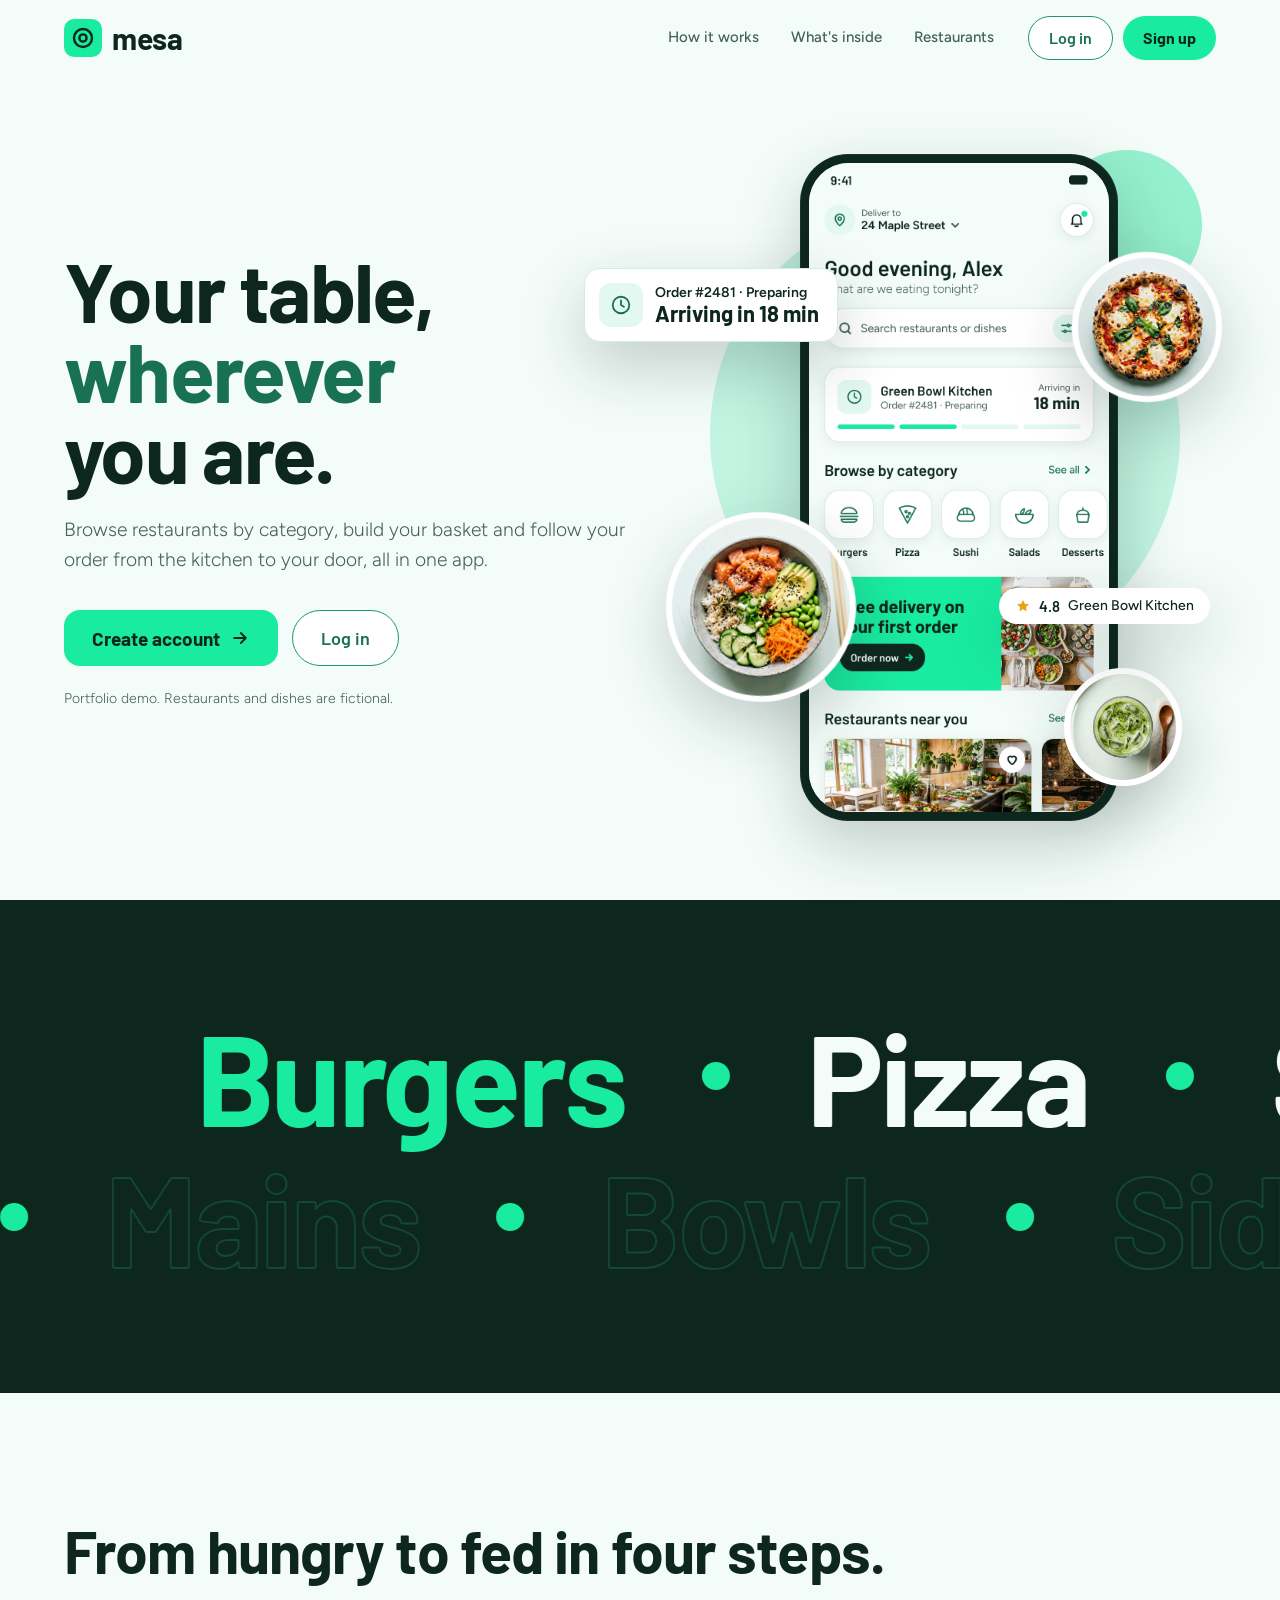
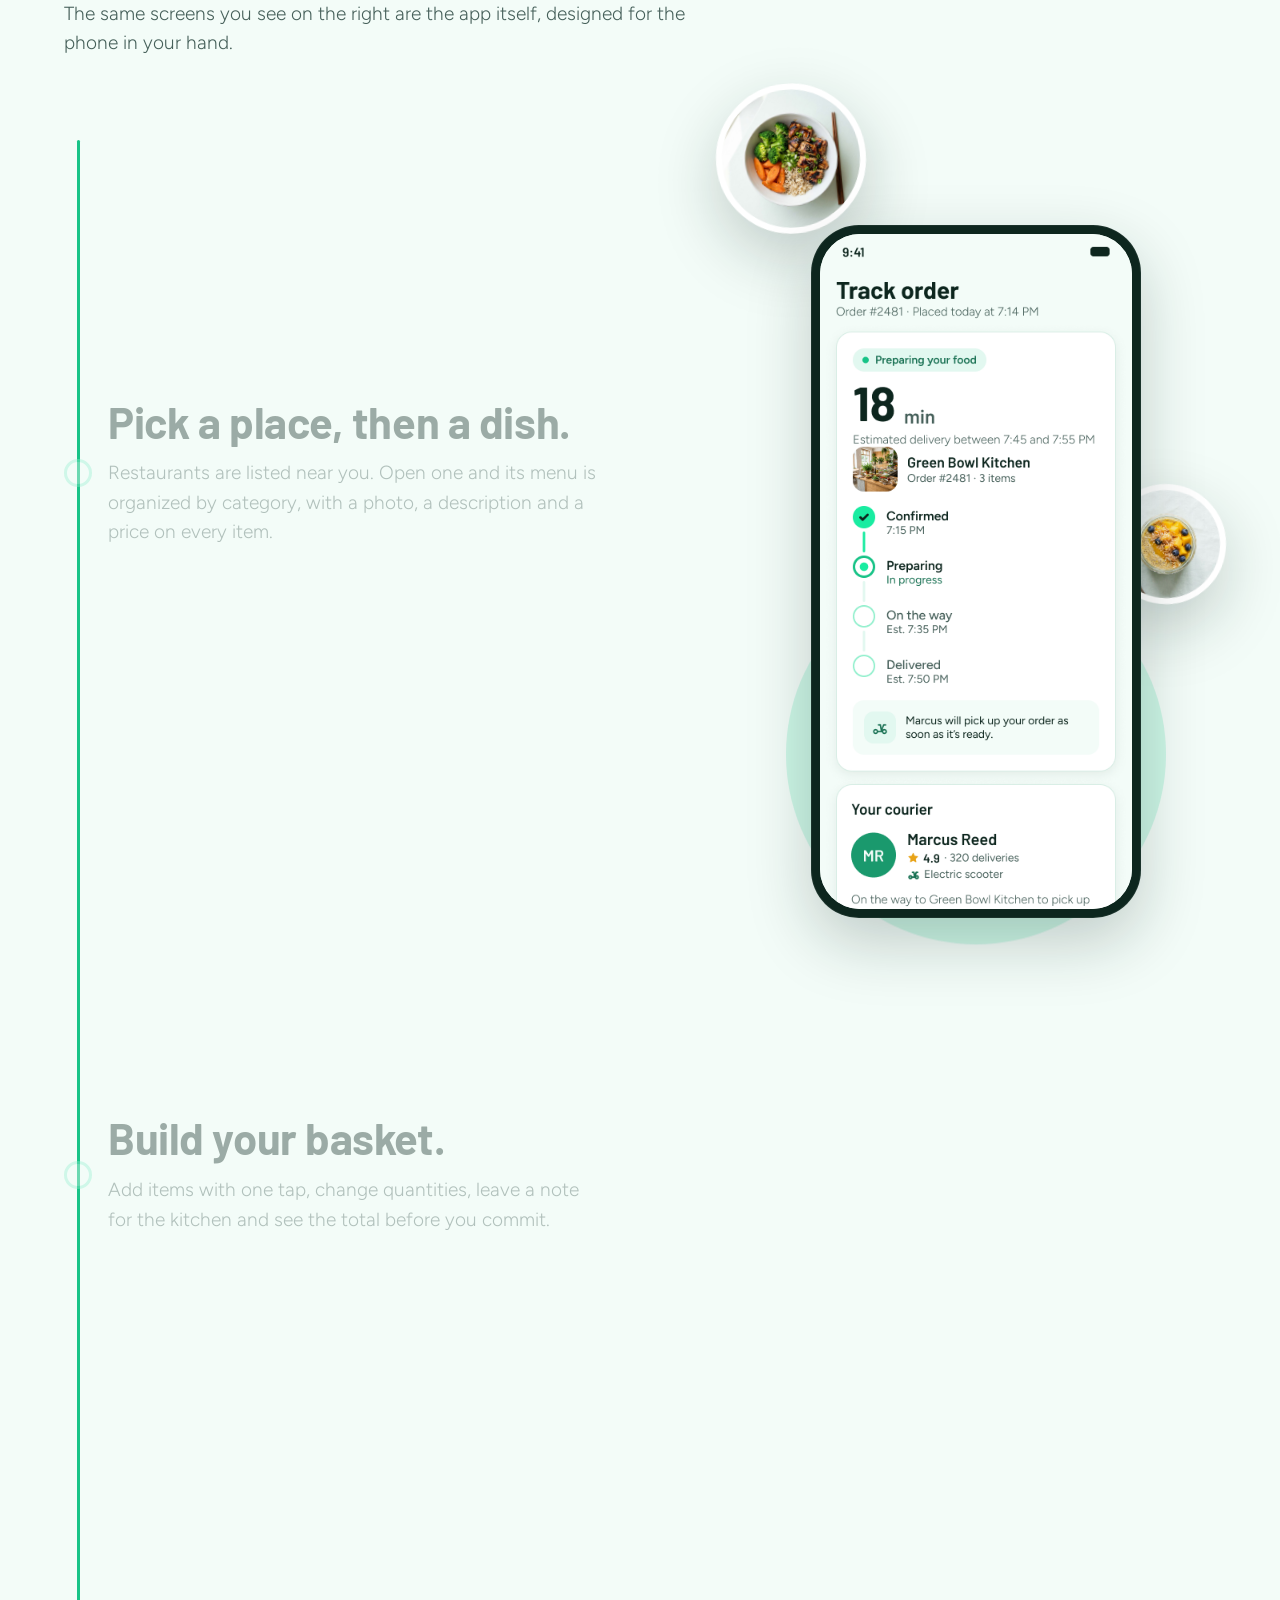
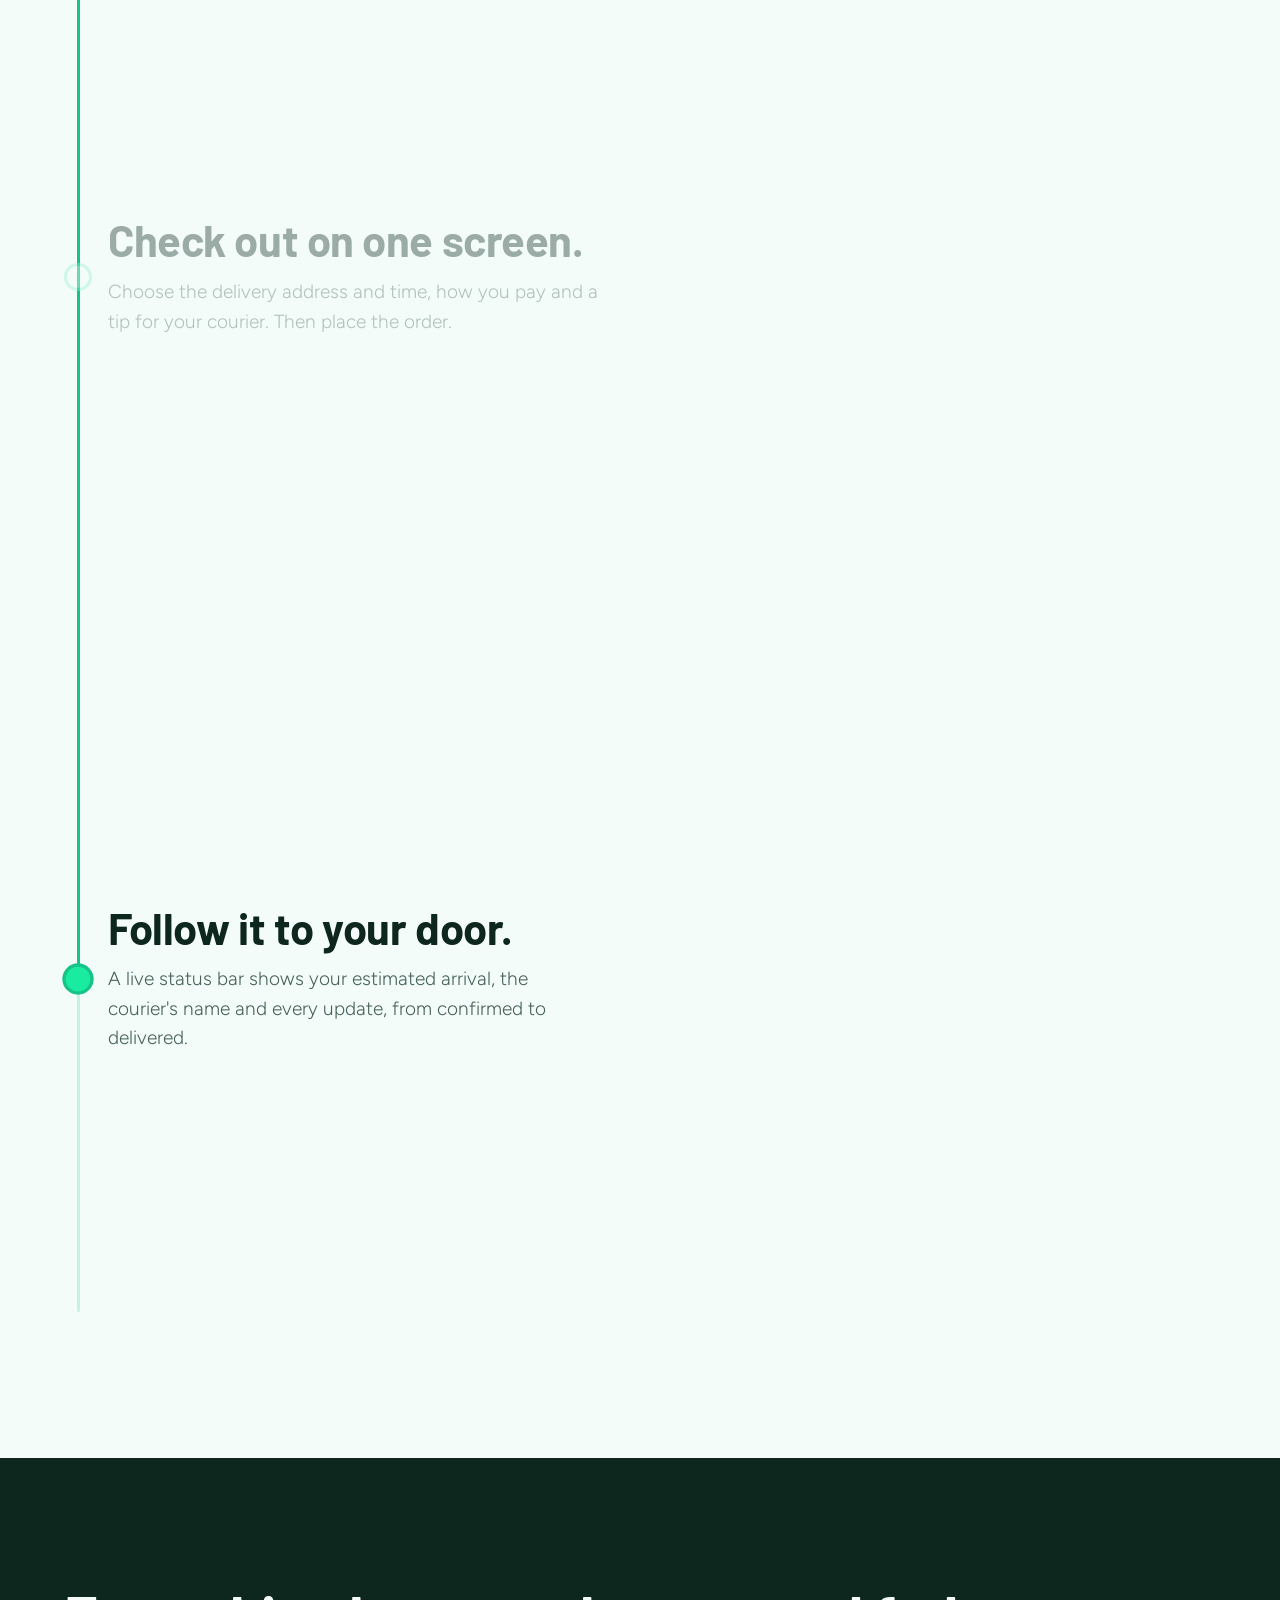
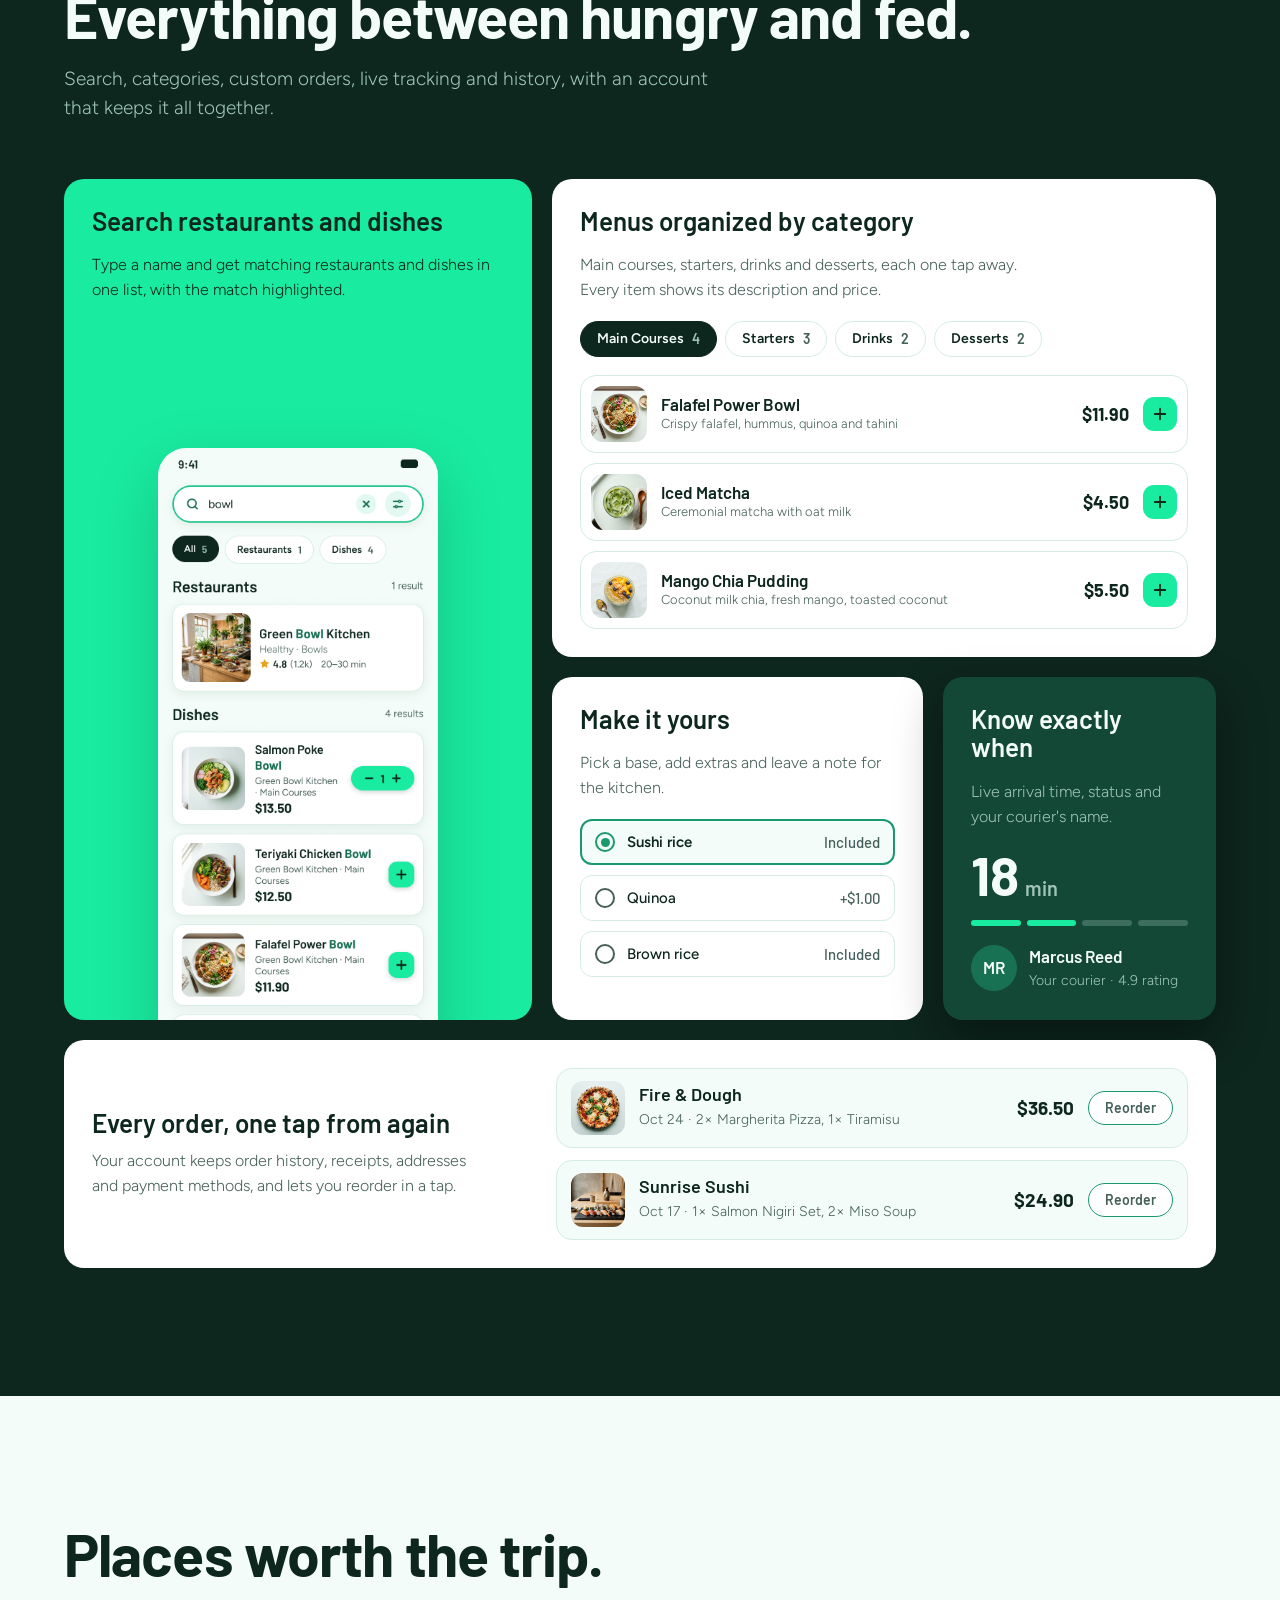
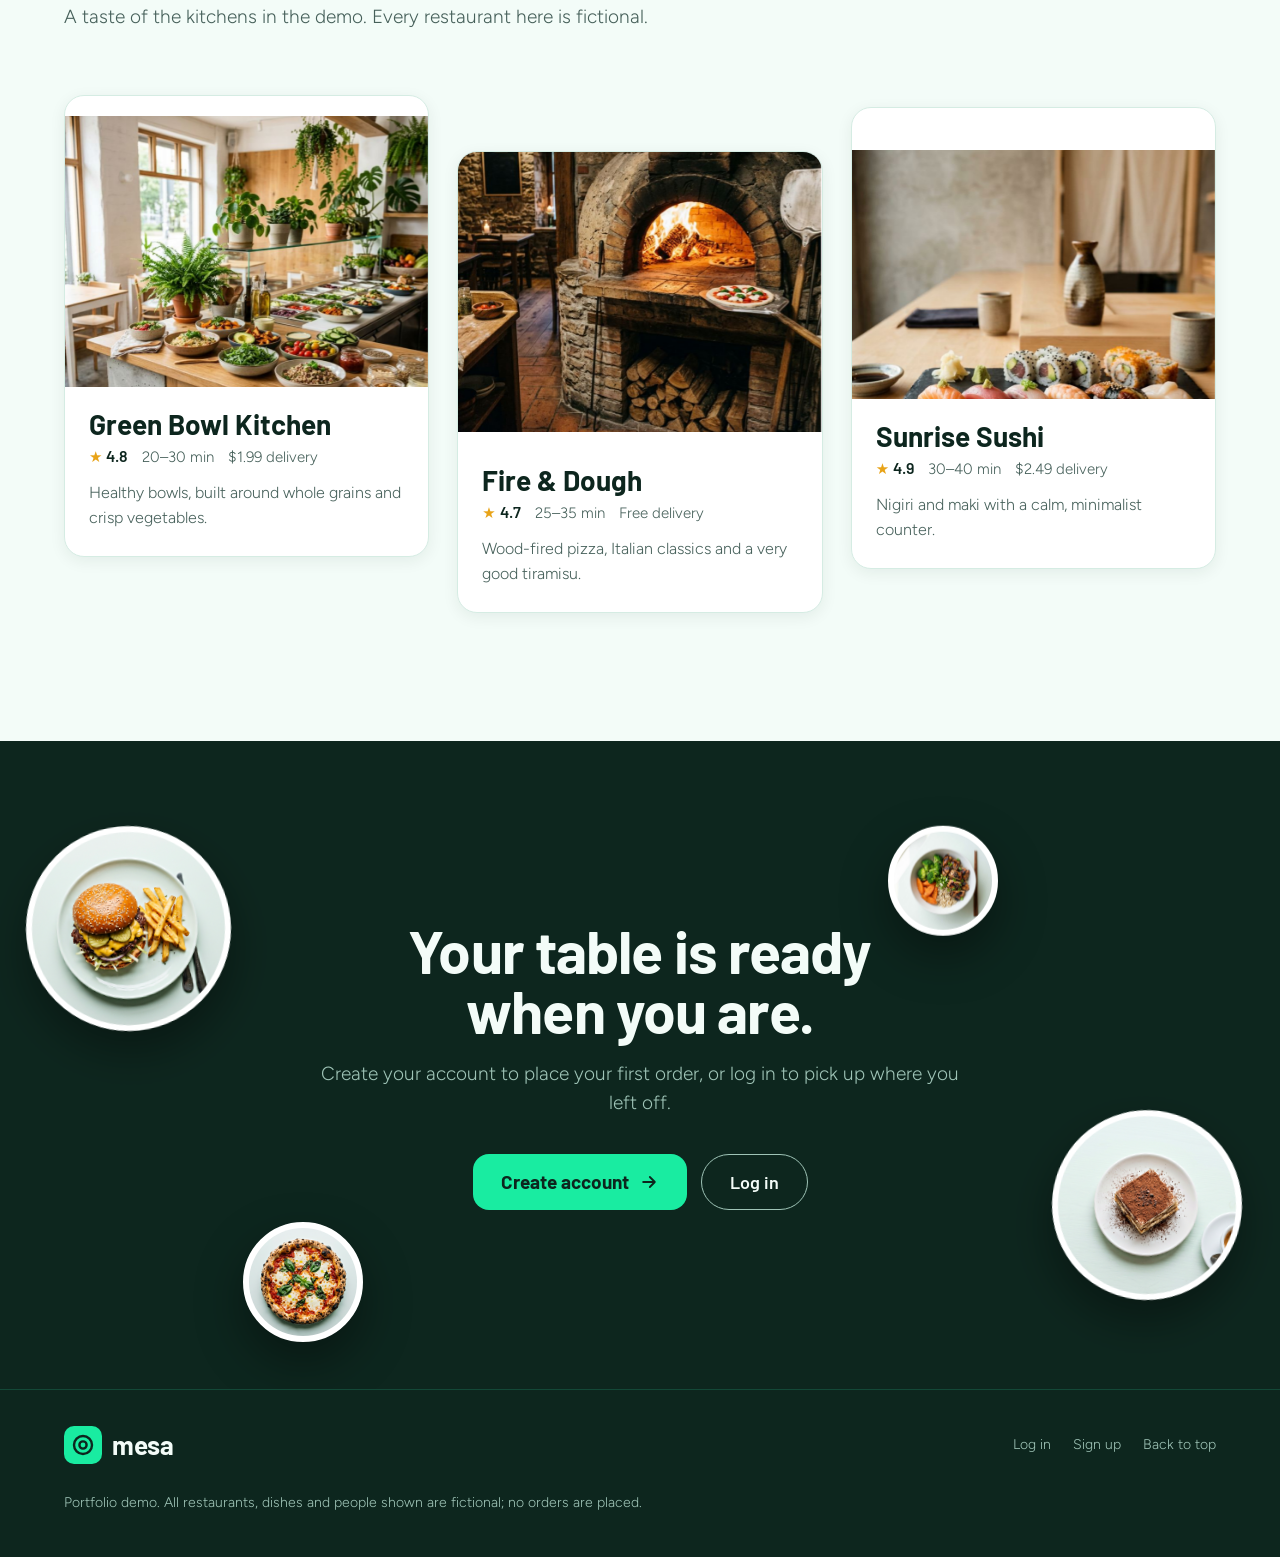
<file: landing/index.html>
<!doctype html>
<html lang="en">
<head>
<meta charset="utf-8">
<meta name="viewport" content="width=device-width, initial-scale=1">
<title>Mesa: order food from restaurants near you</title>
<meta name="description" content="Mesa is a food-ordering app: browse restaurants by category, build your basket, check out in one screen and follow your order to your door. Portfolio demo.">
<meta name="theme-color" content="#0D261E">
<link rel="preconnect" href="https://fonts.googleapis.com">
<link rel="preconnect" href="https://fonts.gstatic.com" crossorigin>
<link href="https://fonts.googleapis.com/css2?family=Barlow:wght@500;600;700&family=Figtree:wght@300;400;500;600&display=swap" rel="stylesheet">
<link rel="stylesheet" href="styles.css">
</head>
<body>
<a class="skip" href="#how">Skip to content</a>

<svg width="0" height="0" style="position:absolute" aria-hidden="true">
  <symbol id="i-arrow" viewBox="0 0 24 24"><path d="M5 12h14m-6-6 6 6-6 6" fill="none" stroke="currentColor" stroke-width="2.2" stroke-linecap="round" stroke-linejoin="round"/></symbol>
  <symbol id="i-clock" viewBox="0 0 24 24"><g fill="none" stroke="currentColor" stroke-width="2" stroke-linecap="round" stroke-linejoin="round"><circle cx="12" cy="12" r="9"/><path d="M12 7v5l3.2 2"/></g></symbol>
  <symbol id="i-plus" viewBox="0 0 24 24"><path d="M12 5v14M5 12h14" fill="none" stroke="currentColor" stroke-width="2.4" stroke-linecap="round"/></symbol>
  <symbol id="i-star" viewBox="0 0 24 24"><path fill="currentColor" d="M12 3l2.7 5.6 6.1.9-4.4 4.3 1 6.1L12 17l-5.4 2.9 1-6.1L3.2 9.5l6.1-.9z"/></symbol>
</svg>

<header class="nav" id="top">
  <div class="wrap nav-in">
    <a class="brand" href="#top" aria-label="Mesa, back to top">
      <svg viewBox="0 0 38 38" aria-hidden="true"><rect width="38" height="38" rx="10" fill="#19ECA1"/><g fill="none" stroke="#0D261E" stroke-width="2.4"><circle cx="19" cy="19" r="9"/><circle cx="19" cy="19" r="3.6"/></g></svg>
      mesa
    </a>
    <nav class="nav-links" aria-label="Sections">
      <a href="#how">How it works</a>
      <a href="#features">What's inside</a>
      <a href="#places">Restaurants</a>
    </nav>
    <div class="nav-cta">
      <a class="btn-ghost sm" href="login.html">Log in</a>
      <a class="btn sm" href="signup.html">Sign up</a>
    </div>
  </div>
</header>

<main>
<!-- HERO -->
<section class="hero" data-host>
  <div class="hero-grid">
    <div>
      <h1>Your table, <em>wherever</em> you are.</h1>
      <p class="lede">Browse restaurants by category, build your basket and follow your order from the kitchen to your door, all in one app.</p>
      <div class="cta">
        <a class="btn" href="signup.html">Create account <svg aria-hidden="true"><use href="#i-arrow"/></svg></a>
        <a class="btn-ghost" href="login.html">Log in</a>
      </div>
      <p class="note">Portfolio demo. Restaurants and dishes are fictional.</p>
    </div>

    <div class="stage" aria-hidden="false">
      <div class="layer blob l-blob1" data-speed="0.2" style="width:470px;height:470px;left:30px;top:60px"></div>
      <div class="layer blob l-blob2" data-speed="0.3" style="width:150px;height:150px;right:14px;top:10px;background:var(--tint-300)"></div>
      <div class="layer phone l-phone" data-speed="0.04" style="width:318px;left:120px;top:14px">
        <div class="screen"><img src="assets/phone-home.png" width="390" height="844" alt="Mesa app home screen: greeting, search, live order strip, categories and restaurants" fetchpriority="high"></div>
      </div>
      <div class="layer round l-poke" data-speed="-0.18" style="--rot:-6deg;width:190px;height:190px;left:-14px;top:372px"><img src="../imgs/food/photo-poke-1920x1080.png" width="1920" height="1080" alt="Salmon poke bowl"></div>
      <div class="layer round l-pizza" data-speed="-0.3" style="--rot:5deg;width:150px;height:150px;right:-6px;top:112px"><img src="../imgs/food/photo-pizza-1920x1080.png" width="1920" height="1080" alt="Margherita pizza"></div>
      <div class="layer round l-matcha" data-speed="-0.12" style="width:118px;height:118px;right:34px;bottom:34px"><img src="../imgs/food/photo-matcha.png" width="800" height="800" alt="Iced matcha"></div>
      <div class="layer float-card l-card" data-speed="-0.36" style="left:-96px;top:128px">
        <span class="tile"><svg aria-hidden="true" style="color:#197153"><use href="#i-clock"/></svg></span>
        <span><b>Order #2481 · Preparing</b><strong>Arriving in 18 min</strong></span>
      </div>
      <div class="layer chip-rate l-rate" data-speed="-0.24" style="right:6px;bottom:196px"><svg width="16" height="16" aria-hidden="true" class="star"><use href="#i-star"/></svg><b>4.8</b> Green Bowl Kitchen</div>
    </div>
  </div>
</section>

<!-- CATEGORY BAND -->
<section class="band" data-host aria-label="Categories: burgers, pizza, sushi, salads, desserts, drinks">
  <div class="band-row fill" data-xspeed="0.3" style="margin-left:-6vw" aria-hidden="true">
    <span>Burgers<i></i></span><span>Pizza<i></i></span><span>Sushi<i></i></span><span>Salads<i></i></span><span>Desserts<i></i></span><span>Drinks<i></i></span>
  </div>
  <div class="band-row o" data-xspeed="-0.3" style="margin-left:-30vw" aria-hidden="true">
    <span>Starters<i></i></span><span>Mains<i></i></span><span>Bowls<i></i></span><span>Sides<i></i></span><span>Sweets<i></i></span><span>Sips<i></i></span>
  </div>
</section>

<!-- HOW IT WORKS -->
<section class="section" id="how">
  <div class="wrap">
    <h2 class="h2">From hungry to fed in four steps.</h2>
    <p class="sub">The same screens you see on the right are the app itself, designed for the phone in your hand.</p>

    <div class="how-grid" data-host>
      <div class="steps" id="steps">
        <div class="rail-fill" id="rail-fill"></div>
        <article class="step is-on" data-shot="0">
          <h3>Pick a place, then a dish.</h3>
          <p>Restaurants are listed near you. Open one and its menu is organized by category, with a photo, a description and a price on every item.</p>
          <img class="shot" src="assets/phone-menu.png" width="390" height="844" alt="Restaurant menu with categories and dishes" loading="lazy">
        </article>
        <article class="step" data-shot="1">
          <h3>Build your basket.</h3>
          <p>Add items with one tap, change quantities, leave a note for the kitchen and see the total before you commit.</p>
          <img class="shot" src="assets/phone-basket.png" width="390" height="844" alt="Basket with items, quantities and notes" loading="lazy">
        </article>
        <article class="step" data-shot="2">
          <h3>Check out on one screen.</h3>
          <p>Choose the delivery address and time, how you pay and a tip for your courier. Then place the order.</p>
          <img class="shot" src="assets/phone-checkout.png" width="390" height="844" alt="Checkout with address, delivery time, payment and tip" loading="lazy">
        </article>
        <article class="step" data-shot="3">
          <h3>Follow it to your door.</h3>
          <p>A live status bar shows your estimated arrival, the courier's name and every update, from confirmed to delivered.</p>
          <img class="shot" src="assets/phone-tracking.png" width="390" height="844" alt="Order tracking with progress bar and courier details" loading="lazy">
        </article>
      </div>

      <div class="pin" aria-hidden="true">
        <div class="layer blob" data-speed="0.1" style="width:380px;height:380px;left:50%;top:50%;margin:-190px 0 0 -190px;opacity:.8"></div>
        <div class="layer round" data-speed="-0.1" style="--rot:-5deg;width:150px;height:150px;left:-20px;top:16%"><img src="../imgs/food/photo-teriyaki.png" width="800" height="800" alt="" loading="lazy"></div>
        <div class="layer round" data-speed="-0.16" style="--rot:6deg;width:120px;height:120px;right:-10px;bottom:14%"><img src="../imgs/food/photo-mango.png" width="800" height="800" alt="" loading="lazy"></div>
        <div class="phone" id="phone">
          <div class="screen">
            <img class="is-on" src="assets/phone-menu.png" width="390" height="844" alt="">
            <img src="assets/phone-basket.png" width="390" height="844" alt="">
            <img src="assets/phone-checkout.png" width="390" height="844" alt="">
            <img src="assets/phone-tracking.png" width="390" height="844" alt="">
          </div>
        </div>
      </div>
    </div>
  </div>
</section>

<!-- FEATURES -->
<section class="section dark" id="features">
  <div class="wrap">
    <h2 class="h2">Everything between hungry and fed.</h2>
    <p class="sub">Search, categories, custom orders, live tracking and history, with an account that keeps it all together.</p>

    <div class="bento">
      <article class="tileb t-search">
        <h3>Search restaurants and dishes</h3>
        <p>Type a name and get matching restaurants and dishes in one list, with the match highlighted.</p>
        <img class="shot" src="assets/phone-search.png" width="390" height="844" alt="Search results for the word bowl, showing a restaurant and four dishes" loading="lazy">
      </article>

      <article class="tileb t-cat">
        <h3>Menus organized by category</h3>
        <p>Main courses, starters, drinks and desserts, each one tap away. Every item shows its description and price.</p>
        <div class="chips" aria-hidden="true"><span class="chip on">Main Courses <b>4</b></span><span class="chip">Starters <b>3</b></span><span class="chip">Drinks <b>2</b></span><span class="chip">Desserts <b>2</b></span></div>
        <div class="menu-list">
          <div class="menu-row"><img src="../imgs/food/photo-falafel.png" width="800" height="800" alt="" loading="lazy"><div><strong>Falafel Power Bowl</strong><span>Crispy falafel, hummus, quinoa and tahini</span></div><b>$11.90</b><span class="add"><svg aria-hidden="true"><use href="#i-plus"/></svg></span></div>
          <div class="menu-row"><img src="../imgs/food/photo-matcha.png" width="800" height="800" alt="" loading="lazy"><div><strong>Iced Matcha</strong><span>Ceremonial matcha with oat milk</span></div><b>$4.50</b><span class="add"><svg aria-hidden="true"><use href="#i-plus"/></svg></span></div>
          <div class="menu-row"><img src="../imgs/food/photo-mango.png" width="800" height="800" alt="" loading="lazy"><div><strong>Mango Chia Pudding</strong><span>Coconut milk chia, fresh mango, toasted coconut</span></div><b>$5.50</b><span class="add"><svg aria-hidden="true"><use href="#i-plus"/></svg></span></div>
        </div>
      </article>

      <article class="tileb t-custom">
        <h3>Make it yours</h3>
        <p>Pick a base, add extras and leave a note for the kitchen.</p>
        <div class="menu-list" aria-hidden="true">
          <div class="opt sel"><span class="r"></span>Sushi rice<em>Included</em></div>
          <div class="opt"><span class="r"></span>Quinoa<em>+$1.00</em></div>
          <div class="opt"><span class="r"></span>Brown rice<em>Included</em></div>
        </div>
      </article>

      <article class="tileb t-track">
        <h3>Know exactly when</h3>
        <p>Live arrival time, status and your courier's name.</p>
        <div class="big-eta">18<small>min</small></div>
        <div class="steps4" aria-hidden="true"><i class="d"></i><i class="d"></i><i></i><i></i></div>
        <div class="courier"><span class="avatar" aria-hidden="true">MR</span><div><b style="font:600 17px/1.2 var(--display)">Marcus Reed</b><div style="font-size:14px;color:var(--on-dark-2)">Your courier · 4.9 rating</div></div></div>
      </article>

      <article class="tileb t-hist">
        <div>
          <h3>Every order, one tap from again</h3>
          <p>Your account keeps order history, receipts, addresses and payment methods, and lets you reorder in a tap.</p>
        </div>
        <div class="order-list">
          <div class="order"><img src="../imgs/food/photo-pizza-1920x1080.png" width="1920" height="1080" alt="" loading="lazy"><div><strong>Fire &amp; Dough</strong><span>Oct 24 · 2× Margherita Pizza, 1× Tiramisu</span></div><b>$36.50</b><span class="pill-btn">Reorder</span></div>
          <div class="order"><img src="assets/cover-sushi.jpg" width="1200" height="800" alt="" loading="lazy"><div><strong>Sunrise Sushi</strong><span>Oct 17 · 1× Salmon Nigiri Set, 2× Miso Soup</span></div><b>$24.90</b><span class="pill-btn">Reorder</span></div>
        </div>
      </article>
    </div>
  </div>
</section>

<!-- RESTAURANTS -->
<section class="section" id="places">
  <div class="wrap">
    <h2 class="h2">Places worth the trip.</h2>
    <p class="sub">A taste of the kitchens in the demo. Every restaurant here is fictional.</p>
    <div class="places" data-host>
      <article class="place">
        <div class="cover"><img data-speed="0.07" src="assets/cover-green.jpg" width="1200" height="800" alt="Green Bowl Kitchen, a bright counter with fresh bowls and plants" loading="lazy"></div>
        <div class="body"><h3>Green Bowl Kitchen</h3><div class="meta"><span><span class="star">★</span> <b>4.8</b></span><span>20–30 min</span><span>$1.99 delivery</span></div><p class="tagline">Healthy bowls, built around whole grains and crisp vegetables.</p></div>
      </article>
      <article class="place">
        <div class="cover"><img data-speed="-0.04" src="assets/cover-pizza.jpg" width="1200" height="800" alt="Fire and Dough, a pizzeria with a wood-fired oven" loading="lazy"></div>
        <div class="body"><h3>Fire &amp; Dough</h3><div class="meta"><span><span class="star">★</span> <b>4.7</b></span><span>25–35 min</span><span>Free delivery</span></div><p class="tagline">Wood-fired pizza, Italian classics and a very good tiramisu.</p></div>
      </article>
      <article class="place">
        <div class="cover"><img data-speed="0.1" src="assets/cover-sushi.jpg" width="1200" height="800" alt="Sunrise Sushi, a minimalist sushi counter" loading="lazy"></div>
        <div class="body"><h3>Sunrise Sushi</h3><div class="meta"><span><span class="star">★</span> <b>4.9</b></span><span>30–40 min</span><span>$2.49 delivery</span></div><p class="tagline">Nigiri and maki with a calm, minimalist counter.</p></div>
      </article>
    </div>
  </div>
</section>

<!-- FINAL CTA -->
<section class="section dark final" data-host id="join">
  <div class="layer round" data-speed="-0.14" style="--rot:-6deg;width:min(16vw,210px);aspect-ratio:1;left:2%;top:14%"><img src="../imgs/food/photo-burger-1920x1080.png" width="1920" height="1080" alt="" loading="lazy"></div>
  <div class="layer round" data-speed="-0.26" style="--rot:7deg;width:min(15vw,190px);aspect-ratio:1;right:3%;bottom:12%"><img src="../imgs/food/photo-tiramisu-1920x1080.png" width="1920" height="1080" alt="" loading="lazy"></div>
  <div class="layer round" data-speed="0.12" style="width:min(10vw,120px);aspect-ratio:1;left:19%;bottom:8%"><img src="../imgs/food/photo-pizza-1920x1080.png" width="1920" height="1080" alt="" loading="lazy"></div>
  <div class="layer round" data-speed="0.16" style="width:min(9vw,110px);aspect-ratio:1;right:22%;top:12%"><img src="../imgs/food/photo-teriyaki.png" width="800" height="800" alt="" loading="lazy"></div>
  <div class="wrap inner">
    <h2 class="h2">Your table is ready when you are.</h2>
    <p class="sub">Create your account to place your first order, or log in to pick up where you left off.</p>
    <div class="cta">
      <a class="btn" href="signup.html">Create account <svg aria-hidden="true"><use href="#i-arrow"/></svg></a>
      <a class="btn-ghost on-dark" href="login.html">Log in</a>
    </div>
  </div>
</section>
</main>

<footer class="footer">
  <div class="wrap row">
    <a class="brand" href="#top">
      <svg viewBox="0 0 38 38" aria-hidden="true"><rect width="38" height="38" rx="10" fill="#19ECA1"/><g fill="none" stroke="#0D261E" stroke-width="2.4"><circle cx="19" cy="19" r="9"/><circle cx="19" cy="19" r="3.6"/></g></svg>
      mesa
    </a>
    <nav aria-label="Account"><a href="login.html">Log in</a><a href="signup.html">Sign up</a><a href="#top">Back to top</a></nav>
    <p>Portfolio demo. All restaurants, dishes and people shown are fictional; no orders are placed.</p>
  </div>
</footer>

<script src="main.js"></script>
</body>
</html>
</file>
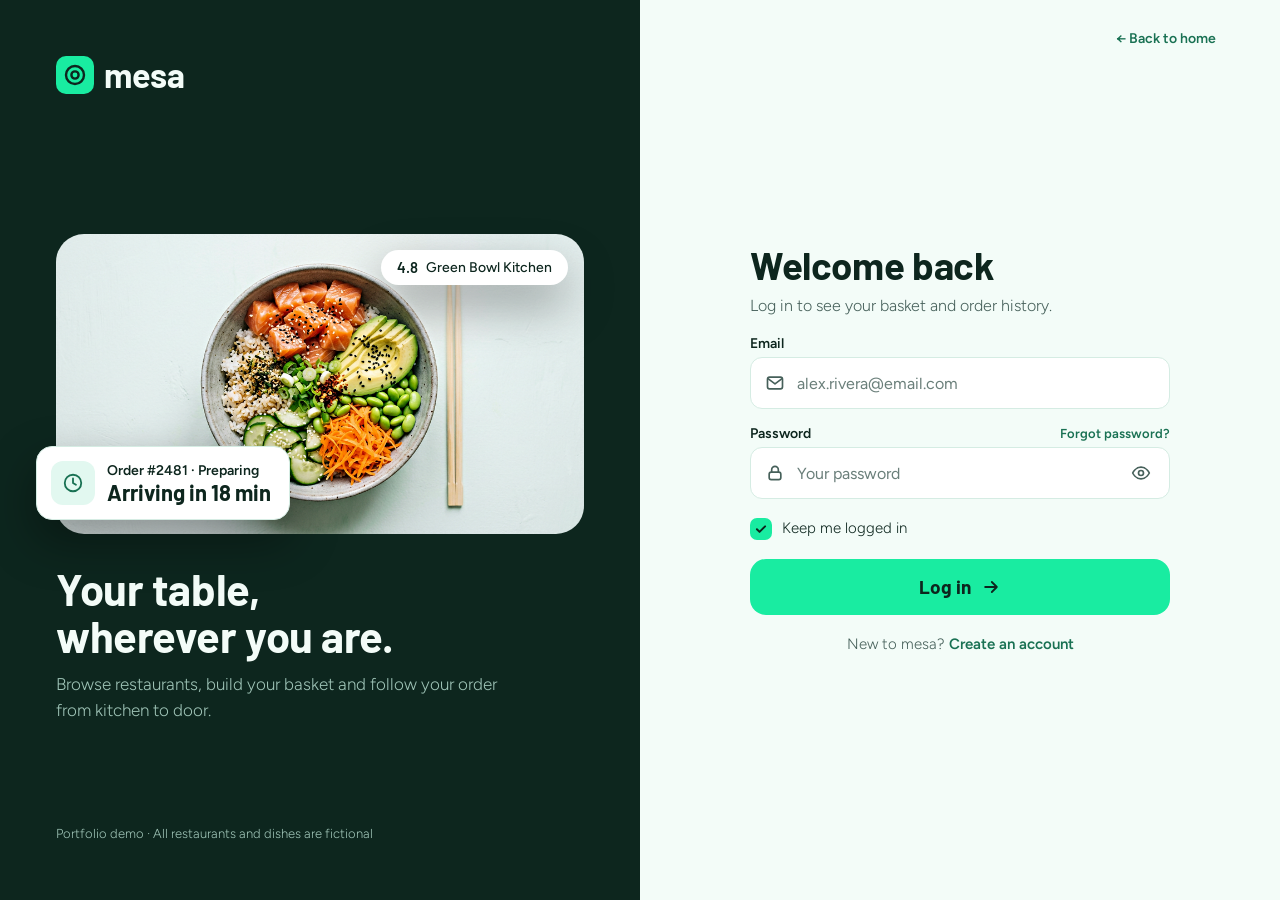
<file: landing/login.html>
﻿<!doctype html>
<html lang="en">
<head>
<meta charset="utf-8">
<meta name="viewport" content="width=device-width, initial-scale=1">
<title>Log in · Mesa</title>
<meta name="description" content="Log in to Mesa to see your basket, track your order and reorder your favorites. Portfolio demo.">
<link rel="preconnect" href="https://fonts.googleapis.com">
<link rel="preconnect" href="https://fonts.gstatic.com" crossorigin>
<link href="https://fonts.googleapis.com/css2?family=Barlow:wght@500;600;700&family=Figtree:wght@300;400;500;600&display=swap" rel="stylesheet">
<link rel="stylesheet" href="styles.css">
</head>
<body>
<div class="auth">
  <aside class="auth-brand">
    <a class="brand" href="index.html" aria-label="Mesa, home">
      <svg viewBox="0 0 38 38" aria-hidden="true"><rect width="38" height="38" rx="10" fill="#19ECA1"/><g fill="none" stroke="#0D261E" stroke-width="2.4"><circle cx="19" cy="19" r="9"/><circle cx="19" cy="19" r="3.6"/></g></svg>
      mesa
    </a>
    <div>
      <div class="auth-visual">
        <img class="photo" src="../imgs/food/photo-poke-1920x1080.png" width="1920" height="1080" alt="Salmon poke bowl with avocado and edamame">
        <div class="float-card"><span class="tile"><svg viewBox="0 0 24 24" aria-hidden="true" style="color:#197153"><g fill="none" stroke="currentColor" stroke-width="2" stroke-linecap="round" stroke-linejoin="round"><circle cx="12" cy="12" r="9"/><path d="M12 7v5l3.2 2"/></g></svg></span><span><b>Order #2481 · Preparing</b><strong>Arriving in 18 min</strong></span></div>
        <div class="chip-rate"><b>4.8</b> Green Bowl Kitchen</div>
      </div>
      <h2>Your table,<br>wherever you are.</h2>
      <p>Browse restaurants, build your basket and follow your order from kitchen to door.</p>
    </div>
    <small>Portfolio demo · All restaurants and dishes are fictional</small>
  </aside>

  <main class="auth-main">
    <div class="back-home"><a href="index.html">← Back to home</a></div>
    <form class="form" id="auth-form" novalidate>
      <h1>Welcome back</h1>
      <p class="intro">Log in to see your basket and order history.</p>

      <div class="field">
        <label class="lab" for="email">Email</label>
        <div class="input">
          <svg viewBox="0 0 24 24" fill="none" stroke-width="2" stroke-linecap="round" stroke-linejoin="round" aria-hidden="true"><rect x="3" y="5" width="18" height="14" rx="2.5"/><path d="m4 7 8 6 8-6"/></svg>
          <input id="email" type="email" autocomplete="email" placeholder="alex.rivera@email.com" required>
        </div>
      </div>

      <div class="field">
        <div class="lab"><label for="password">Password</label><a href="#" id="forgot">Forgot password?</a></div>
        <div class="input">
          <svg viewBox="0 0 24 24" fill="none" stroke-width="2" stroke-linecap="round" stroke-linejoin="round" aria-hidden="true"><rect x="5" y="11" width="14" height="9" rx="2.5"/><path d="M8 11V8a4 4 0 0 1 8 0v3"/></svg>
          <input id="password" type="password" autocomplete="current-password" placeholder="Your password" required>
          <button class="eye" type="button" aria-label="Show password" aria-pressed="false" data-toggle="password">
            <svg viewBox="0 0 24 24" fill="none" stroke-width="2" stroke-linecap="round" stroke-linejoin="round" aria-hidden="true"><path d="M2 12s3.5-7 10-7 10 7 10 7-3.5 7-10 7S2 12 2 12z"/><circle cx="12" cy="12" r="3"/></svg>
          </button>
        </div>
      </div>

      <label class="check"><input type="checkbox" checked> Keep me logged in</label>

      <button class="btn" type="submit">Log in <svg viewBox="0 0 24 24" aria-hidden="true"><path d="M5 12h14m-6-6 6 6-6 6" fill="none" stroke="currentColor" stroke-width="2.2" stroke-linecap="round" stroke-linejoin="round"/></svg></button>
      <p class="demo-note" id="demo-note" role="status" hidden>This is a portfolio demo: no account is checked and nothing is sent.</p>
      <p class="switch">New to mesa? <a href="signup.html">Create an account</a></p>
    </form>
  </main>
</div>
<script src="auth.js"></script>
</body>
</html>
</file>
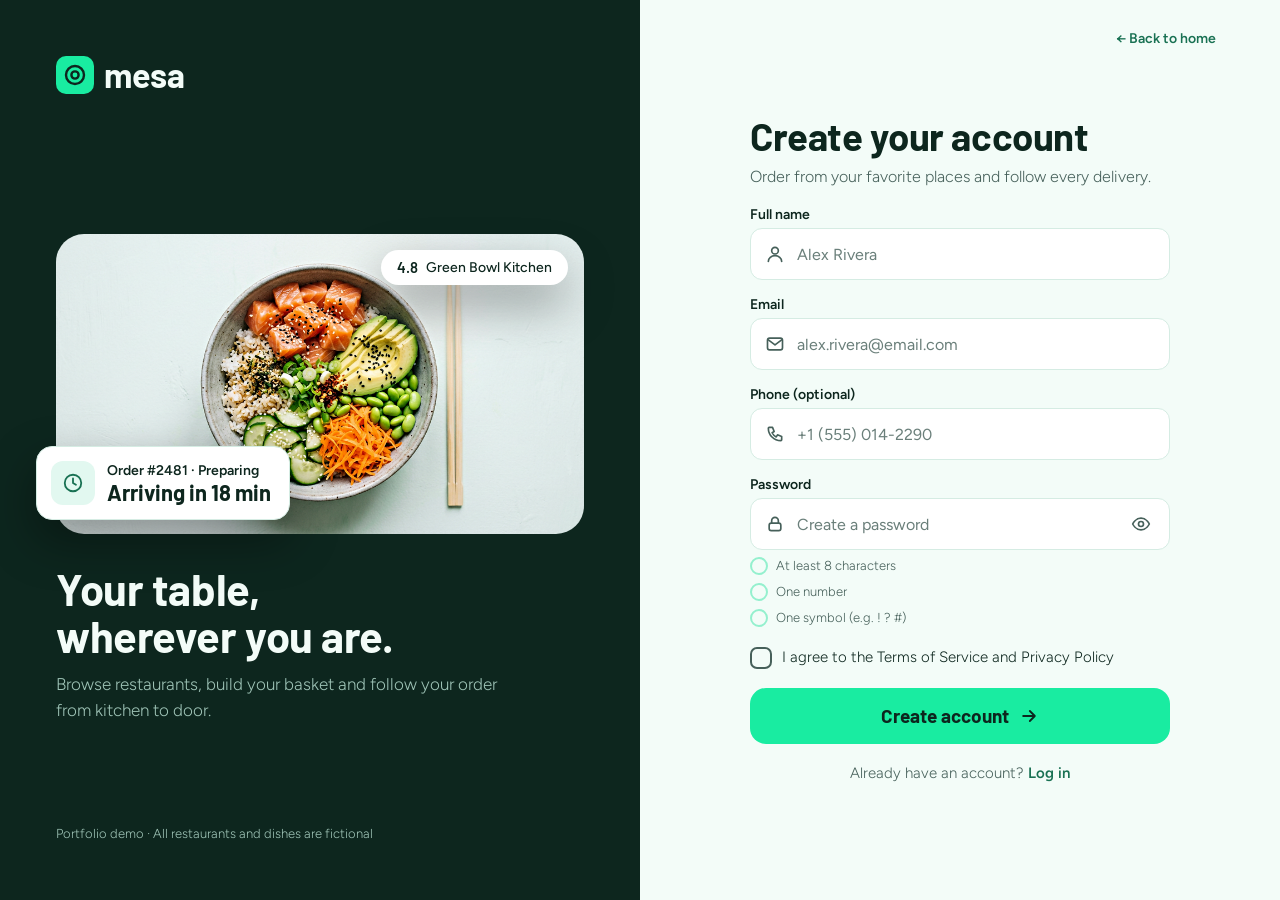
<file: landing/signup.html>
﻿<!doctype html>
<html lang="en">
<head>
<meta charset="utf-8">
<meta name="viewport" content="width=device-width, initial-scale=1">
<title>Create account · Mesa</title>
<meta name="description" content="Create your Mesa account to order from your favorite restaurants and follow every delivery. Portfolio demo.">
<link rel="preconnect" href="https://fonts.googleapis.com">
<link rel="preconnect" href="https://fonts.gstatic.com" crossorigin>
<link href="https://fonts.googleapis.com/css2?family=Barlow:wght@500;600;700&family=Figtree:wght@300;400;500;600&display=swap" rel="stylesheet">
<link rel="stylesheet" href="styles.css">
</head>
<body>
<div class="auth">
  <aside class="auth-brand">
    <a class="brand" href="index.html" aria-label="Mesa, home">
      <svg viewBox="0 0 38 38" aria-hidden="true"><rect width="38" height="38" rx="10" fill="#19ECA1"/><g fill="none" stroke="#0D261E" stroke-width="2.4"><circle cx="19" cy="19" r="9"/><circle cx="19" cy="19" r="3.6"/></g></svg>
      mesa
    </a>
    <div>
      <div class="auth-visual">
        <img class="photo" src="../imgs/food/photo-poke-1920x1080.png" width="1920" height="1080" alt="Salmon poke bowl with avocado and edamame">
        <div class="float-card"><span class="tile"><svg viewBox="0 0 24 24" aria-hidden="true" style="color:#197153"><g fill="none" stroke="currentColor" stroke-width="2" stroke-linecap="round" stroke-linejoin="round"><circle cx="12" cy="12" r="9"/><path d="M12 7v5l3.2 2"/></g></svg></span><span><b>Order #2481 · Preparing</b><strong>Arriving in 18 min</strong></span></div>
        <div class="chip-rate"><b>4.8</b> Green Bowl Kitchen</div>
      </div>
      <h2>Your table,<br>wherever you are.</h2>
      <p>Browse restaurants, build your basket and follow your order from kitchen to door.</p>
    </div>
    <small>Portfolio demo · All restaurants and dishes are fictional</small>
  </aside>

  <main class="auth-main">
    <div class="back-home"><a href="index.html">← Back to home</a></div>
    <form class="form" id="auth-form" novalidate>
      <h1>Create your account</h1>
      <p class="intro">Order from your favorite places and follow every delivery.</p>

      <div class="field">
        <label class="lab" for="name">Full name</label>
        <div class="input">
          <svg viewBox="0 0 24 24" fill="none" stroke-width="2" stroke-linecap="round" stroke-linejoin="round" aria-hidden="true"><circle cx="12" cy="8" r="4"/><path d="M4 21c0-4 3.6-7 8-7s8 3 8 7"/></svg>
          <input id="name" type="text" autocomplete="name" placeholder="Alex Rivera" required>
        </div>
      </div>

      <div class="field">
        <label class="lab" for="email">Email</label>
        <div class="input">
          <svg viewBox="0 0 24 24" fill="none" stroke-width="2" stroke-linecap="round" stroke-linejoin="round" aria-hidden="true"><rect x="3" y="5" width="18" height="14" rx="2.5"/><path d="m4 7 8 6 8-6"/></svg>
          <input id="email" type="email" autocomplete="email" placeholder="alex.rivera@email.com" required>
        </div>
      </div>

      <div class="field">
        <label class="lab" for="phone">Phone (optional)</label>
        <div class="input">
          <svg viewBox="0 0 24 24" fill="none" stroke-width="2" stroke-linecap="round" stroke-linejoin="round" aria-hidden="true"><path d="M5 4h4l2 5-2.5 1.5a11 11 0 0 0 5 5L15 13l5 2v4a1 1 0 0 1-1 1A15 15 0 0 1 4 5a1 1 0 0 1 1-1z"/></svg>
          <input id="phone" type="tel" autocomplete="tel" placeholder="+1 (555) 014-2290">
        </div>
      </div>

      <div class="field">
        <label class="lab" for="password">Password</label>
        <div class="input">
          <svg viewBox="0 0 24 24" fill="none" stroke-width="2" stroke-linecap="round" stroke-linejoin="round" aria-hidden="true"><rect x="5" y="11" width="14" height="9" rx="2.5"/><path d="M8 11V8a4 4 0 0 1 8 0v3"/></svg>
          <input id="password" type="password" autocomplete="new-password" placeholder="Create a password" required aria-describedby="rules">
          <button class="eye" type="button" aria-label="Show password" aria-pressed="false" data-toggle="password">
            <svg viewBox="0 0 24 24" fill="none" stroke-width="2" stroke-linecap="round" stroke-linejoin="round" aria-hidden="true"><path d="M2 12s3.5-7 10-7 10 7 10 7-3.5 7-10 7S2 12 2 12z"/><circle cx="12" cy="12" r="3"/></svg>
          </button>
        </div>
        <div class="rules" id="rules">
          <ul>
            <li data-rule="len"><i></i>At least 8 characters</li>
            <li data-rule="num"><i></i>One number</li>
            <li data-rule="sym"><i></i>One symbol (e.g. ! ? #)</li>
          </ul>
        </div>
      </div>

      <label class="check"><input type="checkbox" id="terms" required> I agree to the Terms of Service and Privacy Policy</label>

      <button class="btn" type="submit">Create account <svg viewBox="0 0 24 24" aria-hidden="true"><path d="M5 12h14m-6-6 6 6-6 6" fill="none" stroke="currentColor" stroke-width="2.2" stroke-linecap="round" stroke-linejoin="round"/></svg></button>
      <p class="demo-note" id="demo-note" role="status" hidden>This is a portfolio demo: no account is created and nothing is sent.</p>
      <p class="switch">Already have an account? <a href="login.html">Log in</a></p>
    </form>
  </main>
</div>
<script src="auth.js"></script>
</body>
</html>
</file>
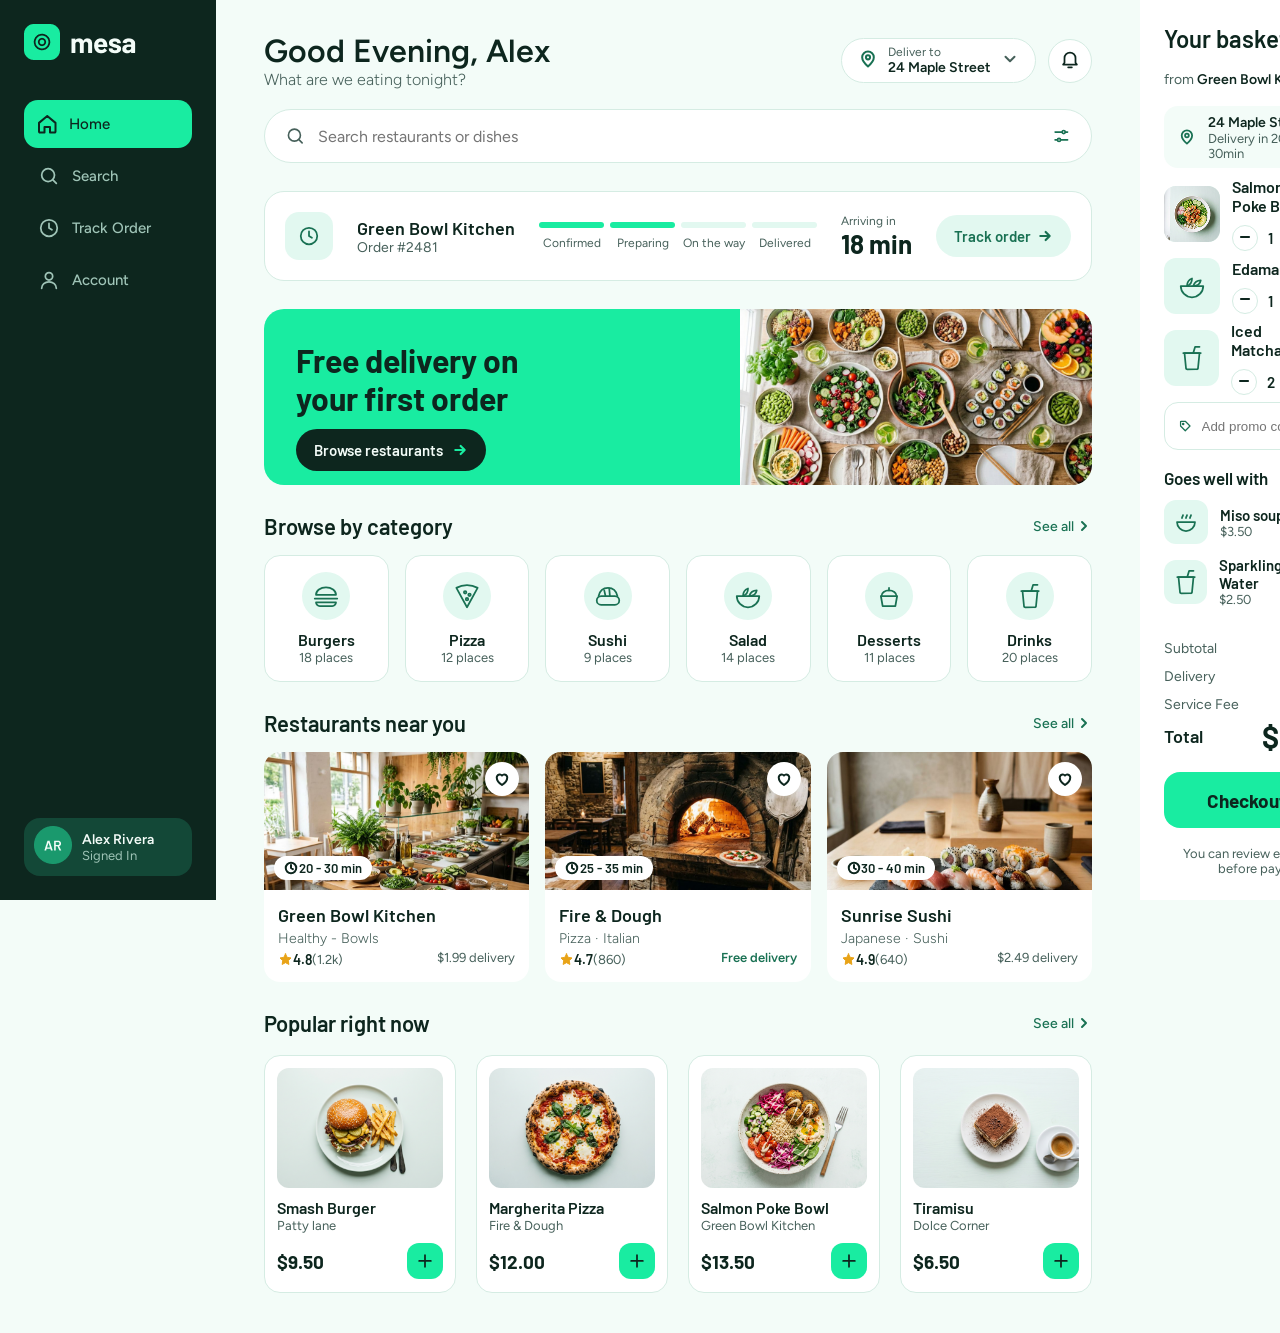
<file: app/pages/mainMenu.html>
<!DOCTYPE html>
<html lang="en">
<head>
    <meta charset="UTF-8">
    <meta name="viewport" content="width=device-width, initial-scale=1.0">
    <link rel="icon" type="image/png" href="../../imgs/Logo mark.png">
    <title>Menu Principal</title>
    <link rel="stylesheet" href="../styles/mainMenu.css"/>
    <link rel="stylesheet" href="../styles/defaultConfig.css"/>
    <link rel="stylesheet" href="../styles/navBar.css"/>
    <link rel="stylesheet" href="../styles/basketBar.css"/>
    <link rel="stylesheet" href="../styles/main.css"/>
</head>
<body>
    <nav class="nav">
        <div class="nav-header">
            <div class="nav-header-logo">
                <img src="../../imgs/Logo.png" alt="" class="logo">
            </div>
        </div>
        <div class="nav-menus">
            <button class = "btn-nav-menus btn-nav-active" id = "nav-home">
                <svg width="19" height="19" viewBox="0 0 19 19" fill="none" xmlns="http://www.w3.org/2000/svg" stroke = "currentColor">
                    <path d="M1 7.875L9.25 1L17.5 7.875V16.5833C17.5 16.8264 17.4034 17.0596 17.2315 17.2315C17.0596 17.4034 16.8264 17.5 16.5833 17.5H12V12H6.5V17.5H1.91667C1.67355 17.5 1.44039 17.4034 1.26849 17.2315C1.09658 17.0596 1 16.8264 1 16.5833V7.875Z" stroke-width="2" stroke-linecap="round" stroke-linejoin="round" stroke="#0D261E"/>
                </svg>
                <p class = "btn-nav-menus-texto">Home</p>
            </button>

            <button class = "btn-nav-menus btn-nav-inactive" id = "nav-Search">
                <svg width="22" height="22" viewBox="0 0 22 22" fill="none" xmlns="http://www.w3.org/2000/svg" stroke = "currentColor">
                    <path d="M16.4998 10.0833C16.4998 13.6272 13.627 16.5 10.0832 16.5C6.53934 16.5 3.6665 13.6272 3.6665 10.0833C3.6665 6.53951 6.53934 3.66667 10.0832 3.66667C13.627 3.66667 16.4998 6.53951 16.4998 10.0833Z" stroke-width="1.75" stroke-linecap="round" stroke-linejoin="round" stroke="#9FC4B7"/>
                    <path d="M18.3333 18.3333L15.125 15.125" stroke-width="1.75" stroke-linecap="round" stroke-linejoin="round" stroke="#9FC4B7"/>
                </svg>
                <p class = "btn-nav-menus-texto">Search</p>
            </button>

            <button class = "btn-nav-menus btn-nav-inactive" id = "nav-track-order">
                <svg width="22" height="22" viewBox="0 0 22 22" fill="none" xmlns="http://www.w3.org/2000/svg" stroke = "currentColor">
                    <path d="M19.25 11C19.25 15.5563 15.5563 19.25 11 19.25C6.44365 19.25 2.75 15.5563 2.75 11C2.75 6.44365 6.44365 2.75 11 2.75C15.5563 2.75 19.25 6.44365 19.25 11Z" stroke-width="1.75" stroke-linecap="round" stroke-linejoin="round" stroke="#9FC4B7"/>
                    <path d="M11 6.41667V11L13.9333 12.8333" stroke-width="1.75" stroke-linecap="round" stroke-linejoin="round" stroke="#9FC4B7"/>
                </svg>
                <p class = "btn-nav-menus-texto">Track Order</p>
            </button>

            <button class = "btn-nav-menus btn-nav-inactive" id = "nav-account">
                <svg width="22" height="22" viewBox="0 0 22 22" fill="none" xmlns="http://www.w3.org/2000/svg" stroke = "currentColor">
                    <path d="M14.6668 7.33332C14.6668 9.35837 13.0252 11 11.0002 11C8.97512 11 7.3335 9.35837 7.3335 7.33332C7.3335 5.30828 8.97512 3.66666 11.0002 3.66666C13.0252 3.66666 14.6668 5.30828 14.6668 7.33332Z" stroke-width="1.75" stroke-linecap="round" stroke-linejoin="round" stroke="#9FC4B7"/>
                    <path d="M3.6665 19.25C3.6665 15.5833 6.9665 12.8333 10.9998 12.8333C15.0332 12.8333 18.3332 15.5833 18.3332 19.25" stroke-width="1.75" stroke-linecap="round" stroke-linejoin="round" stroke="#9FC4B7"/>
                </svg>
                <p class = "btn-nav-menus-texto">Account</p>
            </button>
            
        </div>
        <div class="nav-profile">
            <div class="nav-profile-card">
                <div class="nav-profile-card-pic">
                    <img src = '../../imgs/Avatar.png'/>
                </div>
                <div class="nav-profile-card-info">
                    <p class="profile-name">Alex Rivera</p>
                    <p class="profile-status">Signed In</p>
                </div>
            </div>
        </div>
    </nav>

    <main class="main">
        <div class="header">
            <div class="header-info">
                <p class="header-info-welcome">
                    Good Evening, Alex 
                    <!-- Alterar para pegar o horário da máquina -->
                </p>
                <p class="header-info-message">
                    What are we eating tonight?
                </p>
            </div>
            <div class="header-address-notif">
                <div class="header-address">
                    <div class="address-ping">
                        <svg width="20" height="20" viewBox="0 0 20 20" fill="none" xmlns="http://www.w3.org/2000/svg">
                            <path d="M9.99984 17.5C9.99984 17.5 15.8332 12.5 15.8332 8.33333C15.8332 6.78624 15.2186 5.30251 14.1246 4.20854C13.0307 3.11458 11.5469 2.5 9.99984 2.5C8.45274 2.5 6.96901 3.11458 5.87505 4.20854C4.78109 5.30251 4.1665 6.78624 4.1665 8.33333C4.1665 12.5 9.99984 17.5 9.99984 17.5Z" stroke-width="2" stroke-linecap="round" stroke-linejoin="round" stroke="#197153"/>
                            <path d="M12.0832 8.33333C12.0832 9.48393 11.1504 10.4167 9.99984 10.4167C8.84924 10.4167 7.9165 9.48393 7.9165 8.33333C7.9165 7.18274 8.84924 6.25 9.99984 6.25C11.1504 6.25 12.0832 7.18274 12.0832 8.33333Z" stroke-width="2" stroke-linecap="round" stroke-linejoin="round" stroke="#197153"/>
                        </svg>
                    </div>
                    <div class="address-div">
                        <p class="address-message">Deliver to</p>
                        <p class="address-info">24 Maple Street</p>
                    </div>
                    <div class="address-arrow">
                        <svg width="18" height="18" viewBox="0 0 18 18" fill="none" xmlns="http://www.w3.org/2000/svg">
                            <path d="M4.5 6.75L9 11.25L13.5 6.75" stroke-width="2" stroke-linecap="round" stroke-linejoin="round" stroke="#46605A"/>
                        </svg>
                    </div>
                </div>
                <button class="btn-header-notif">
                    <svg width="22" height="22" viewBox="0 0 22 22" fill="none" xmlns="http://www.w3.org/2000/svg">
                        <path d="M5.5 14.6667V10.0833C5.5 8.62464 6.07946 7.2257 7.11091 6.19424C8.14236 5.16279 9.54131 4.58333 11 4.58333C12.4587 4.58333 13.8576 5.16279 14.8891 6.19424C15.9205 7.2257 16.5 8.62464 16.5 10.0833V14.6667L17.875 16.5H4.125L5.5 14.6667Z" stroke-width="1.75" stroke-linecap="round" stroke-linejoin="round" stroke="#0D261E"/>
                        <path d="M9.1665 19.25H12.8332" stroke-width="1.75" stroke-linecap="round" stroke-linejoin="round" stroke="#0D261E"/>
                    </svg>
                    <span class="notif-dot"></span>
                </button>
            </div>
        </div>
        <div class="main-search">
            <svg width="22" height="22" viewBox="0 0 22 22" fill="none" xmlns="http://www.w3.org/2000/svg" stroke = "currentColor">
                <path d="M16.4998 10.0833C16.4998 13.6272 13.627 16.5 10.0832 16.5C6.53934 16.5 3.6665 13.6272 3.6665 10.0833C3.6665 6.53951 6.53934 3.66667 10.0832 3.66667C13.627 3.66667 16.4998 6.53951 16.4998 10.0833Z" stroke-width="1.75" stroke-linecap="round" stroke-linejoin="round" stroke="#46605A"/>
                <path d="M18.3333 18.3333L15.125 15.125" stroke-width="1.75" stroke-linecap="round" stroke-linejoin="round" stroke="#46605A"/>
            </svg>
            <input type="text" class="main-search-input" placeholder="Search restaurants or dishes"/>
            <svg width="20" height="20" viewBox="0 0 20 20" fill="none" xmlns="http://www.w3.org/2000/svg">
                <path d="M3.3335 5.83333H10.8335M14.1668 5.83333H16.6668M3.3335 14.1667H5.8335M9.16683 14.1667H16.6668" stroke-width="1.75" stroke-linecap="round" stroke-linejoin="round" stroke="#197153"/>
                <path d="M14.1668 5.83334C14.1668 6.75381 13.4206 7.50001 12.5002 7.50001C11.5797 7.50001 10.8335 6.75381 10.8335 5.83334C10.8335 4.91286 11.5797 4.16667 12.5002 4.16667C13.4206 4.16667 14.1668 4.91286 14.1668 5.83334Z" stroke-width="1.75" stroke-linecap="round" stroke-linejoin="round" stroke="#197153"/>
                <path d="M9.16683 14.1667C9.16683 15.0871 8.42064 15.8333 7.50016 15.8333C6.57969 15.8333 5.8335 15.0871 5.8335 14.1667C5.8335 13.2462 6.57969 12.5 7.50016 12.5C8.42064 12.5 9.16683 13.2462 9.16683 14.1667Z" stroke-width="1.75" stroke-linecap="round" stroke-linejoin="round" stroke="#197153"/>
            </svg>
        </div>

        <div class="main-tracker">
            <div class="main-tracker-icon">
                <svg width="22" height="22" viewBox="0 0 22 22" fill="none" xmlns="http://www.w3.org/2000/svg" stroke = "currentColor">
                    <path d="M19.25 11C19.25 15.5563 15.5563 19.25 11 19.25C6.44365 19.25 2.75 15.5563 2.75 11C2.75 6.44365 6.44365 2.75 11 2.75C15.5563 2.75 19.25 6.44365 19.25 11Z" stroke-width="1.75" stroke-linecap="round" stroke-linejoin="round" stroke="#197153"/>
                    <path d="M11 6.41667V11L13.9333 12.8333" stroke-width="1.75" stroke-linecap="round" stroke-linejoin="round" stroke="#197153"/>
                </svg>
            </div>

            <div class="main-tracker-order-info">
                <p class="order-title">
                    Green Bowl Kitchen
                </p>
                <p class="order-number">
                    Order #2481
                </p>
            </div>

            <div class="main-tracker-phases">
                <div class="main-tracker-phase">
                    <span class = "phase-span phase-active" id = "phase-span-confirmed"> </span>
                    <p class="phase-name" id = "phase-name-confirmed">Confirmed</p>
                </div>
                <div class="main-tracker-phase">
                    <span class = "phase-span phase-active" id = "phase-span-preparing"> </span>
                    <p class="phase-name" id = "phase-name-preparing">Preparing</p>
                </div>
                <div class="main-tracker-phase">
                    <span class = "phase-span phase-inactive" id = "phase-span-onTheWay"> </span>
                    <p class="phase-name" id = "phase-name-onTheWay">On the way</p>
                </div>
                <div class="main-tracker-phase">
                    <span class = "phase-span phase-inactive" id = "phase-span-delivered"> </span>
                    <p class="phase-name" id = "phase-name-delivered">Delivered</p>
                </div>
            </div>

            <div class="main-tracker-estimation">
                <p class="estimation-text">Arriving in</p>
                <p class="estimation-value">18 min</p>
            </div>

            <button class="btn-main-tracker">
                <p class="btn-main-tracker-text">Track order</p>
                <svg width="16" height="16" viewBox="0 0 16 16" fill="none" xmlns="http://www.w3.org/2000/svg">
                    <path d="M3.3335 8H12.6668M8.66683 12L12.6668 8L8.66683 4" stroke-width="2.2" stroke-linecap="round" stroke-linejoin="round" stroke="#197153"/>
                </svg>
            </button>
        </div>

        <div class="main-banner">
            <div class="main-banner-content">
                <p class="main-banner-content-title">Free delivery on your first order</p>
                <button class="btn-main-banner">
                    <p class="btn-main-banner-text">Browse restaurants</p>
                    <svg width="16" height="16" viewBox="0 0 16 16" fill="none" xmlns="http://www.w3.org/2000/svg">
                        <path d="M3.3335 8H12.6668M8.66683 12L12.6668 8L8.66683 4" stroke-width="2.2" stroke-linecap="round" stroke-linejoin="round" stroke="#19ECA1"/>
                    </svg>
                </button>
            </div>
            <div class="main-banner-img">
                <img src="../../landing/assets/table-1920x1080.jpg"/>
            </div>
        </div>

        <div class="main-category">
            <div class="main-header">
                <p class="main-title">Browse by category</p>
                <button class = "btn-main-see-all">
                    <span class="btn-see-all-text">See all</span>
                    <svg width="16" height="16" viewBox="0 0 16 16" fill="none" xmlns="http://www.w3.org/2000/svg">
                        <path d="M6 4L10 8L6 12" stroke-width="2" stroke-linecap="round" stroke-linejoin="round" stroke="#197153"/>
                    </svg>
                </button>
            </div>
            <ul class="main-category-categories">
                <li class = "category-card">
                    <button class="btn-category-card">
                        <div class="category-icon">
                            <svg width="30" height="30" viewBox="0 0 30 30" fill="none" xmlns="http://www.w3.org/2000/svg">
                                <path d="M5 13.75C5 11.7609 6.05357 9.85322 7.92893 8.4467C9.8043 7.04018 12.3478 6.25 15 6.25C17.6522 6.25 20.1957 7.04018 22.0711 8.4467C23.9464 9.85322 25 11.7609 25 13.75H5Z" stroke-width="1.75" stroke-linecap="round" stroke-linejoin="round" stroke="#197153"/>
                                <path d="M3.75 17.5H26.25" stroke-width="1.75" stroke-linecap="round" stroke-linejoin="round" stroke="#197153"/>
                                <path d="M5 21.25H25C25 22.2446 24.6049 23.1984 23.9017 23.9017C23.1984 24.6049 22.2446 25 21.25 25H8.75C7.75544 25 6.80161 24.6049 6.09835 23.9017C5.39509 23.1984 5 22.2446 5 21.25Z" stroke-width="1.75" stroke-linecap="round" stroke-linejoin="round" stroke="#197153"/>
                            </svg>
                        </div>
                        <p class="category-name">
                            Burgers
                        </p>
                        <p class="category-count">
                            18 places
                        </p>
                    </button>
                </li>
                <li class = "category-card">
                    <button class="btn-category-card">
                        <div class="category-icon">
                            <svg width="30" height="30" viewBox="0 0 30 30" fill="none" xmlns="http://www.w3.org/2000/svg">
                                <path d="M15 26.25L4.375 6.87498C7.60541 5.0099 11.2698 4.02802 15 4.02802C18.7302 4.02802 22.3946 5.0099 25.625 6.87498L15 26.25Z" stroke-width="1.75" stroke-linecap="round" stroke-linejoin="round" stroke="#197153"/>
                                <path d="M14.375 11.25C14.375 11.9404 13.8154 12.5 13.125 12.5C12.4346 12.5 11.875 11.9404 11.875 11.25C11.875 10.5596 12.4346 10 13.125 10C13.8154 10 14.375 10.5596 14.375 11.25Z" stroke-width="1.75" stroke-linecap="round" stroke-linejoin="round" stroke="#197153"/>
                                <path d="M18.75 13.75C18.75 14.4404 18.1904 15 17.5 15C16.8096 15 16.25 14.4404 16.25 13.75C16.25 13.0596 16.8096 12.5 17.5 12.5C18.1904 12.5 18.75 13.0596 18.75 13.75Z" stroke-width="1.75" stroke-linecap="round" stroke-linejoin="round" stroke="#197153"/>
                                <path d="M16.25 18.125C16.25 18.8154 15.6904 19.375 15 19.375C14.3096 19.375 13.75 18.8154 13.75 18.125C13.75 17.4346 14.3096 16.875 15 16.875C15.6904 16.875 16.25 17.4346 16.25 18.125Z" stroke-width="1.75" stroke-linecap="round" stroke-linejoin="round" stroke="#197153"/>
                            </svg>
                        </div>
                        <p class="category-name">
                            Pizza
                        </p>
                        <p class="category-count">
                            12 places
                        </p>
                    </button>
                </li>

                <li class = "category-card">
                    <button class="btn-category-card">
                        <div class="category-icon">
                            <svg width="30" height="30" viewBox="0 0 30 30" fill="none" xmlns="http://www.w3.org/2000/svg">
                                <path d="M8.125 15H21.875C24.2912 15 26.25 16.9588 26.25 19.375C26.25 21.7912 24.2912 23.75 21.875 23.75H8.125C5.70875 23.75 3.75 21.7912 3.75 19.375C3.75 16.9588 5.70875 15 8.125 15Z" stroke-width="1.75" stroke-linecap="round" stroke-linejoin="round" stroke="#197153"/>
                                <path d="M5.625 15C6.875 9.375 10.625 6.875 15 6.875C19.375 6.875 23.125 9.375 24.375 15" stroke-width="1.75" stroke-linecap="round" stroke-linejoin="round" stroke="#197153"/>
                                <path d="M11.25 9.375L12.5 15M16.25 7.5L16.875 15" stroke-width="1.75" stroke-linecap="round" stroke-linejoin="round" stroke="#197153"/>
                            </svg>
                        </div>
                        <p class="category-name">
                            Sushi
                        </p>
                        <p class="category-count">
                            9 places
                        </p>
                    </button>
                </li>

                <li class = "category-card">
                    <button class="btn-category-card">
                        <div class="category-icon">
                            <svg width="30" height="30" viewBox="0 0 30 30" fill="none" xmlns="http://www.w3.org/2000/svg">
                                <path d="M3.75 15H26.25C26.25 17.9837 25.0647 20.8452 22.955 22.955C20.8452 25.0647 17.9837 26.25 15 26.25C12.0163 26.25 9.15483 25.0647 7.04505 22.955C4.93526 20.8452 3.75 17.9837 3.75 15Z" stroke-width="1.75" stroke-linecap="round" stroke-linejoin="round" stroke="#197153"/>
                                <path d="M10 15C10 11.25 11.875 8.75 15 7.5C15 11.25 13.75 13.75 10 15ZM16.25 15C17.5 11.25 20 9.375 23.75 9.375C23.125 13.125 20.625 15 16.25 15Z" stroke-width="1.75" stroke-linecap="round" stroke-linejoin="round" stroke="#197153"/>
                            </svg>
                        </div>
                        <p class="category-name">
                            Salad
                        </p>
                        <p class="category-count">
                            14 places
                        </p>
                    </button>
                </li>

                <li class = "category-card">
                    <button class="btn-category-card">
                        <div class="category-icon">
                            <svg width="30" height="30" viewBox="0 0 30 30" fill="none" xmlns="http://www.w3.org/2000/svg">
                                <path d="M6.875 15H23.125L21.375 25H8.625L6.875 15Z" stroke-width="1.75" stroke-linecap="round" stroke-linejoin="round" stroke="#197153"/>
                                <path d="M7.5 15C7.5 13.5082 8.29018 12.0774 9.6967 11.0225C11.1032 9.96763 13.0109 9.375 15 9.375C16.9891 9.375 18.8968 9.96763 20.3033 11.0225C21.7098 12.0774 22.5 13.5082 22.5 15" stroke-width="1.75" stroke-linecap="round" stroke-linejoin="round" stroke="#197153"/>
                                <path d="M15 9.375V6.875" stroke-width="1.75" stroke-linecap="round" stroke-linejoin="round" stroke="#197153"/>
                            </svg>
                        </div>
                        <p class="category-name">
                            Desserts
                        </p>
                        <p class="category-count">
                            11 places
                        </p>
                    </button>
                </li>

                <li class = "category-card">
                    <button class="btn-category-card">
                        <div class="category-icon">
                            <svg width="30" height="30" viewBox="0 0 30 30" fill="none" xmlns="http://www.w3.org/2000/svg">
                                <path d="M7.5 10H22.5L21 25.25C20.9416 25.5366 20.7845 25.7936 20.5561 25.9763C20.3277 26.1591 20.0424 26.2559 19.75 26.25H10.25C9.95757 26.2559 9.67233 26.1591 9.44393 25.9763C9.21553 25.7936 9.05844 25.5366 9 25.25L7.5 10Z" stroke-width="1.75" stroke-linecap="round" stroke-linejoin="round" stroke="#197153"/>
                                <path d="M6.25 10H23.75" stroke-width="1.75" stroke-linecap="round" stroke-linejoin="round" stroke="#197153"/>
                                <path d="M16.25 10L18.125 3.75H22.5" stroke-width="1.75" stroke-linecap="round" stroke-linejoin="round" stroke="#197153"/>
                            </svg>
                        </div>
                        <p class="category-name">
                            Drinks
                        </p>
                        <p class="category-count">
                            20 places
                        </p>
                    </button>
                </li>
            </ul>
        </div>
        <div class="main-suggestions">
            <div class="main-header">
                <p class="main-title">Restaurants near you</p>
                <button class = "btn-main-see-all">
                    <span class="btn-see-all-text">See all</span>
                    <svg width="16" height="16" viewBox="0 0 16 16" fill="none" xmlns="http://www.w3.org/2000/svg">
                        <path d="M6 4L10 8L6 12" stroke-width="2" stroke-linecap="round" stroke-linejoin="round" stroke="#197153"/>
                    </svg>
                </button>
            </div>

            <ul class="main-suggestions-options">
                <li class="option-card">
                    <div class="card-img">
                        <img src = "../../landing/assets/cover-green-1920x1080.jpg"/>
                        <span class = "card-favorite">
                            <svg width="18" height="18" viewBox="0 0 18 18" fill="none" xmlns="http://www.w3.org/2000/svg">
                                <path d="M9 15C9 15 3.75 11.7 3.75 7.50003C3.75689 6.89358 3.94743 6.30347 4.29648 5.8075C4.64554 5.31154 5.13671 4.93301 5.70525 4.72184C6.27378 4.51067 6.89296 4.47678 7.48115 4.62463C8.06933 4.77248 8.59889 5.09512 9 5.55003C9.40111 5.09512 9.93067 4.77248 10.5189 4.62463C11.107 4.47678 11.7262 4.51067 12.2948 4.72184C12.8633 4.93301 13.3545 5.31154 13.7035 5.8075C14.0526 6.30347 14.2431 6.89358 14.25 7.50003C14.25 11.7 9 15 9 15Z" stroke-width="2" stroke-linecap="round" stroke-linejoin="round" stroke="#0D261E"/>
                            </svg>
                        </span>

                        <span class="card-time">
                            <svg width="14" height="14" viewBox="0 0 14 14" fill="none" xmlns="http://www.w3.org/2000/svg">
                                <path d="M12.25 7C12.25 9.8995 9.8995 12.25 7 12.25C4.1005 12.25 1.75 9.8995 1.75 7C1.75 4.1005 4.1005 1.75 7 1.75C9.8995 1.75 12.25 4.1005 12.25 7Z" stroke-width="2" stroke-linecap="round" stroke-linejoin="round" stroke="#0D261E"/>
                                <path d="M7 4.08331V6.99998L8.86667 8.16665" stroke-width="2" stroke-linecap="round" stroke-linejoin="round" stroke="#0D261E"/>
                            </svg>
                            <p class="card-time-text">20 - 30 min</p>
                        </span>
                    </div>
                    <div class="card-infos">
                        <div class="card-title">Green Bowl Kitchen</div>
                        <div class="card-categories">Healthy - Bowls</div>
                        <div class="card-rating-delivery">
                            <div class="card-rating">
                                <svg width="15" height="15" viewBox="0 0 15 15" fill="none" xmlns="http://www.w3.org/2000/svg">
                                    <path d="M7.5 1.875L9.1875 5.375L13 5.9375L10.25 8.625L10.875 12.4375L7.5 10.625L4.125 12.4375L4.75 8.625L2 5.9375L5.8125 5.375L7.5 1.875Z" fill="#E8A317" stroke-linecap="round" stroke-linejoin="round" stroke="#E8A317"/>
                                </svg>
                                <p class="rating-number">4.8</p>
                                <p class="rating-count">(1.2k)</p>
                            </div>
                            <div class="card-delivery">
                                $1.99 delivery
                            </div>
                        </div>
                    </div>
                </li>
                
                <li class="option-card">
                    <div class="card-img">
                        <img src = "../../landing/assets/cover-pizza-1920x1080.jpg"/>
                        <span class = "card-favorite">
                            <svg width="18" height="18" viewBox="0 0 18 18" fill="none" xmlns="http://www.w3.org/2000/svg">
                                <path d="M9 15C9 15 3.75 11.7 3.75 7.50003C3.75689 6.89358 3.94743 6.30347 4.29648 5.8075C4.64554 5.31154 5.13671 4.93301 5.70525 4.72184C6.27378 4.51067 6.89296 4.47678 7.48115 4.62463C8.06933 4.77248 8.59889 5.09512 9 5.55003C9.40111 5.09512 9.93067 4.77248 10.5189 4.62463C11.107 4.47678 11.7262 4.51067 12.2948 4.72184C12.8633 4.93301 13.3545 5.31154 13.7035 5.8075C14.0526 6.30347 14.2431 6.89358 14.25 7.50003C14.25 11.7 9 15 9 15Z" stroke-width="2" stroke-linecap="round" stroke-linejoin="round" stroke="#0D261E"/>
                            </svg>
                        </span>

                        <spane class="card-time">
                            <svg width="14" height="14" viewBox="0 0 14 14" fill="none" xmlns="http://www.w3.org/2000/svg">
                                <path d="M12.25 7C12.25 9.8995 9.8995 12.25 7 12.25C4.1005 12.25 1.75 9.8995 1.75 7C1.75 4.1005 4.1005 1.75 7 1.75C9.8995 1.75 12.25 4.1005 12.25 7Z" stroke-width="2" stroke-linecap="round" stroke-linejoin="round" stroke="#0D261E"/>
                                <path d="M7 4.08331V6.99998L8.86667 8.16665" stroke-width="2" stroke-linecap="round" stroke-linejoin="round" stroke="#0D261E"/>
                            </svg>
                            <p class="card-time-text">25 - 35 min</p>
                        </spane>
                    </div>
                    <div class="card-infos">
                        <div class="card-title">Fire & Dough</div>
                        <div class="card-categories">Pizza · Italian</div>
                        <div class="card-rating-delivery">
                            <div class="card-rating">
                                <svg width="15" height="15" viewBox="0 0 15 15" fill="none" xmlns="http://www.w3.org/2000/svg">
                                    <path d="M7.5 1.875L9.1875 5.375L13 5.9375L10.25 8.625L10.875 12.4375L7.5 10.625L4.125 12.4375L4.75 8.625L2 5.9375L5.8125 5.375L7.5 1.875Z" fill="#E8A317" stroke-linecap="round" stroke-linejoin="round" stroke="#E8A317"/>
                                </svg>
                                <p class="rating-number">4.7</p>
                                <p class="rating-count">(860)</p>
                            </div>
                            <div class="card-delivery free-delivery">
                                Free delivery
                            </div>
                        </div>
                    </div>
                </li>

                <li class="option-card">
                    <div class="card-img">
                        <img src = "../../landing/assets/cover-sushi-1920x1080.jpg"/>
                        <span class = "card-favorite">
                            <svg width="18" height="18" viewBox="0 0 18 18" fill="none" xmlns="http://www.w3.org/2000/svg">
                                <path d="M9 15C9 15 3.75 11.7 3.75 7.50003C3.75689 6.89358 3.94743 6.30347 4.29648 5.8075C4.64554 5.31154 5.13671 4.93301 5.70525 4.72184C6.27378 4.51067 6.89296 4.47678 7.48115 4.62463C8.06933 4.77248 8.59889 5.09512 9 5.55003C9.40111 5.09512 9.93067 4.77248 10.5189 4.62463C11.107 4.47678 11.7262 4.51067 12.2948 4.72184C12.8633 4.93301 13.3545 5.31154 13.7035 5.8075C14.0526 6.30347 14.2431 6.89358 14.25 7.50003C14.25 11.7 9 15 9 15Z" stroke-width="2" stroke-linecap="round" stroke-linejoin="round" stroke="#0D261E"/>
                            </svg>
                        </span>

                        <span class="card-time">
                            <svg width="14" height="14" viewBox="0 0 14 14" fill="none" xmlns="http://www.w3.org/2000/svg">
                                <path d="M12.25 7C12.25 9.8995 9.8995 12.25 7 12.25C4.1005 12.25 1.75 9.8995 1.75 7C1.75 4.1005 4.1005 1.75 7 1.75C9.8995 1.75 12.25 4.1005 12.25 7Z" stroke-width="2" stroke-linecap="round" stroke-linejoin="round" stroke="#0D261E"/>
                                <path d="M7 4.08331V6.99998L8.86667 8.16665" stroke-width="2" stroke-linecap="round" stroke-linejoin="round" stroke="#0D261E"/>
                            </svg>
                            <p class="card-time-text">30 - 40 min</p>
                        </span>
                    </div>
                    <div class="card-infos">
                        <div class="card-title">Sunrise Sushi</div>
                        <div class="card-categories">Japanese · Sushi</div>
                        <div class="card-rating-delivery">
                            <div class="card-rating">
                                <svg width="15" height="15" viewBox="0 0 15 15" fill="none" xmlns="http://www.w3.org/2000/svg">
                                    <path d="M7.5 1.875L9.1875 5.375L13 5.9375L10.25 8.625L10.875 12.4375L7.5 10.625L4.125 12.4375L4.75 8.625L2 5.9375L5.8125 5.375L7.5 1.875Z" fill="#E8A317" stroke-linecap="round" stroke-linejoin="round" stroke="#E8A317"/>
                                </svg>
                                <p class="rating-number">4.9</p>
                                <p class="rating-count">(640)</p>
                            </div>
                            <div class="card-delivery">
                                $2.49 delivery
                            </div>
                        </div>
                    </div>
                </li>
            </ul>

        </div>
        <div class="main-popular">
            <div class="main-header">
                <p class="main-title">Popular right now</p>
                <button class = "btn-main-see-all">
                    <span class="btn-see-all-text">See all</span>
                    <svg width="16" height="16" viewBox="0 0 16 16" fill="none" xmlns="http://www.w3.org/2000/svg">
                        <path d="M6 4L10 8L6 12" stroke-width="2" stroke-linecap="round" stroke-linejoin="round" stroke="#197153"/>
                    </svg>
                </button>
            </div>

            <ul class="main-popular-items">
                <li class="popular-item">
                    <div class="item-card-img">
                        <img src="../../imgs/food/Generated Burger.png"/>
                    </div>
                    <div class="item-card-infos">
                        <p class="item-card-title">Smash Burger</p>
                        <p class="item-card-restaurant">Patty lane</p>
                        <div class="item-card-price-add">
                            <p class="item-card-price">$9.50</p>
                            <button class = "item-card-add-cart">
                                <svg width="20" height="20" viewBox="0 0 20 20" fill="none" xmlns="http://www.w3.org/2000/svg">
                                    <path d="M9.99984 4.16663V9.99996M9.99984 9.99996V15.8333M9.99984 9.99996H4.1665M9.99984 9.99996H15.8332" stroke-width="1.75" stroke-linecap="round" stroke-linejoin="round" stroke="#0D261E"/>
                                </svg>
                            </button>
                        </div>
                    </div>
                </li>

                <li class="popular-item">
                    <div class="item-card-img">
                        <img src="../../imgs/food/Generated Pizza.png"/>
                    </div>
                    <div class="item-card-infos">
                        <p class="item-card-title">Margherita Pizza</p>
                        <p class="item-card-restaurant">Fire & Dough</p>
                        <div class="item-card-price-add">
                            <p class="item-card-price">$12.00</p>
                            <button class = "item-card-add-cart">
                                <svg width="20" height="20" viewBox="0 0 20 20" fill="none" xmlns="http://www.w3.org/2000/svg">
                                    <path d="M9.99984 4.16663V9.99996M9.99984 9.99996V15.8333M9.99984 9.99996H4.1665M9.99984 9.99996H15.8332" stroke-width="1.75" stroke-linecap="round" stroke-linejoin="round" stroke="#0D261E"/>
                                </svg>
                            </button>
                        </div>
                    </div>
                </li>

                <li class="popular-item">
                    <div class="item-card-img">
                        <img src="../../imgs/food/Generated Poke.png"/>
                    </div>
                    <div class="item-card-infos">
                        <p class="item-card-title">Salmon Poke Bowl</p>
                        <p class="item-card-restaurant">Green Bowl Kitchen</p>
                        <div class="item-card-price-add">
                            <p class="item-card-price">$13.50</p>
                            <button class = "item-card-add-cart">
                                <svg width="20" height="20" viewBox="0 0 20 20" fill="none" xmlns="http://www.w3.org/2000/svg">
                                    <path d="M9.99984 4.16663V9.99996M9.99984 9.99996V15.8333M9.99984 9.99996H4.1665M9.99984 9.99996H15.8332" stroke-width="1.75" stroke-linecap="round" stroke-linejoin="round" stroke="#0D261E"/>
                                </svg>
                            </button>
                        </div>
                    </div>
                </li>

                <li class="popular-item">
                    <div class="item-card-img">
                        <img src="../../imgs/food/Generated Tiramisu.png"/>
                    </div>
                    <div class="item-card-infos">
                        <p class="item-card-title">Tiramisu</p>
                        <p class="item-card-restaurant">Dolce Corner</p>
                        <div class="item-card-price-add">
                            <p class="item-card-price">$6.50</p>
                            <button class = "item-card-add-cart">
                                <svg width="20" height="20" viewBox="0 0 20 20" fill="none" xmlns="http://www.w3.org/2000/svg">
                                    <path d="M9.99984 4.16663V9.99996M9.99984 9.99996V15.8333M9.99984 9.99996H4.1665M9.99984 9.99996H15.8332" stroke-width="1.75" stroke-linecap="round" stroke-linejoin="round" stroke="#0D261E"/>
                                </svg>
                            </button>
                        </div>
                    </div>
                </li>
            </ul>

        </div>
    </main>

    <aside class="basket">
        <div class="basket-header">
            <div class="header-line1">
                <p class="basket-header-title">Your basket</p>
                <p class="basket-header-counter">3 items</p>
            </div>
            <p class="basket-header-restaurant"><span>from</span> Green Bowl Kitchen</p>
        </div>

        <div class="basket-address">
            <svg width="20" height="20" viewBox="0 0 20 20" fill="none" xmlns="http://www.w3.org/2000/svg">
                <path d="M9.99984 17.5C9.99984 17.5 15.8332 12.5 15.8332 8.33333C15.8332 6.78624 15.2186 5.30251 14.1246 4.20854C13.0307 3.11458 11.5469 2.5 9.99984 2.5C8.45274 2.5 6.96901 3.11458 5.87505 4.20854C4.78109 5.30251 4.1665 6.78624 4.1665 8.33333C4.1665 12.5 9.99984 17.5 9.99984 17.5Z" stroke-width="2" stroke-linecap="round" stroke-linejoin="round" stroke="#197153"/>
                <path d="M12.0832 8.33333C12.0832 9.48393 11.1504 10.4167 9.99984 10.4167C8.84924 10.4167 7.9165 9.48393 7.9165 8.33333C7.9165 7.18274 8.84924 6.25 9.99984 6.25C11.1504 6.25 12.0832 7.18274 12.0832 8.33333Z" stroke-width="2" stroke-linecap="round" stroke-linejoin="round" stroke="#197153"/>
            </svg>
            <div class="basket-address-info">
                <p class="address">24 Maple Street</p>
                <p class="delivery-time">Delivery in 20-30min</p>
            </div>
            <button class="btn-basket-address-edit">
                Edit
            </button>
        </div>

        <ul class="basket-items">
            <li class="basket-item">
                <div class="item-pic">
                    <img src="../../imgs/food/Item photo.png"/>
                </div>
                <div class="name-quantity">
                    <p class="item-name">Salmon Poke Bowl</p>
                    <div class="quantity-control">
                        <button class = "btn-quantity-remove">
                            <svg width="14" height="14" viewBox="0 0 14 14" fill="none" xmlns="http://www.w3.org/2000/svg">
                                <path d="M2.9165 7H11.0832" stroke-width="2" stroke-linecap="round" stroke-linejoin="round" stroke="#0D261E"/>
                            </svg>
                        </button>
                        <p class = "quantity">1</p>
                        <button class = "btn-quantity-add">
                            <svg width="14" height="14" viewBox="0 0 14 14" fill="none" xmlns="http://www.w3.org/2000/svg">
                                <path d="M6.99984 2.91667V7.00001M6.99984 7.00001V11.0833M6.99984 7.00001H2.9165M6.99984 7.00001H11.0832" stroke-width="2" stroke-linecap="round" stroke-linejoin="round" stroke="#197153"/>
                            </svg>
                        </button>
                    </div>
                </div>
                <p class="item-price">$13.50</p>
            </li>
            
            <li class="basket-item">
                <div class="item-pic">
                    <svg width="30" height="30" viewBox="0 0 30 30" fill="none" xmlns="http://www.w3.org/2000/svg">
                        <path d="M3.75 15H26.25C26.25 17.9837 25.0647 20.8452 22.955 22.955C20.8452 25.0647 17.9837 26.25 15 26.25C12.0163 26.25 9.15483 25.0647 7.04505 22.955C4.93526 20.8452 3.75 17.9837 3.75 15Z" stroke-width="1.75" stroke-linecap="round" stroke-linejoin="round" stroke="#197153"/>
                        <path d="M10 15C10 11.25 11.875 8.75 15 7.5C15 11.25 13.75 13.75 10 15ZM16.25 15C17.5 11.25 20 9.375 23.75 9.375C23.125 13.125 20.625 15 16.25 15Z" stroke-width="1.75" stroke-linecap="round" stroke-linejoin="round" stroke="#197153"/>
                    </svg>
                </div>
                <div class="name-quantity">
                    <p class="item-name">Edamame</p>
                    <div class="quantity-control">
                        <button class = "btn-quantity-remove">
                            <svg width="14" height="14" viewBox="0 0 14 14" fill="none" xmlns="http://www.w3.org/2000/svg">
                                <path d="M2.9165 7H11.0832" stroke-width="2" stroke-linecap="round" stroke-linejoin="round" stroke="#0D261E"/>
                            </svg>
                        </button>
                        <p class = "quantity">1</p>
                        <button class = "btn-quantity-add">
                            <svg width="14" height="14" viewBox="0 0 14 14" fill="none" xmlns="http://www.w3.org/2000/svg">
                                <path d="M6.99984 2.91667V7.00001M6.99984 7.00001V11.0833M6.99984 7.00001H2.9165M6.99984 7.00001H11.0832" stroke-width="2" stroke-linecap="round" stroke-linejoin="round" stroke="#197153"/>
                            </svg>
                        </button>
                    </div>
                </div>
                <p class="item-price">$5.00</p>
            </li>

            <li class="basket-item">
                <div class="item-pic">
                    <svg width="30" height="30" viewBox="0 0 30 30" fill="none" xmlns="http://www.w3.org/2000/svg">
                        <path d="M7.5 10H22.5L21 25.25C20.9416 25.5366 20.7845 25.7936 20.5561 25.9763C20.3277 26.1591 20.0424 26.2559 19.75 26.25H10.25C9.95757 26.2559 9.67233 26.1591 9.44393 25.9763C9.21553 25.7936 9.05844 25.5366 9 25.25L7.5 10Z" stroke-width="1.75" stroke-linecap="round" stroke-linejoin="round" stroke="#197153"/>
                        <path d="M6.25 10H23.75" stroke-width="1.75" stroke-linecap="round" stroke-linejoin="round" stroke="#197153"/>
                        <path d="M16.25 10L18.125 3.75H22.5" stroke-width="1.75" stroke-linecap="round" stroke-linejoin="round" stroke="#197153"/>
                    </svg>
                </div>
                <div class="name-quantity">
                    <p class="item-name">Iced Matcha</p>
                    <div class="quantity-control">
                        <button class = "btn-quantity-remove">
                            <svg width="14" height="14" viewBox="0 0 14 14" fill="none" xmlns="http://www.w3.org/2000/svg">
                                <path d="M2.9165 7H11.0832" stroke-width="2" stroke-linecap="round" stroke-linejoin="round" stroke="#0D261E"/>
                            </svg>
                        </button>
                        <p class = "quantity">2</p>
                        <button class = "btn-quantity-add">
                            <svg width="14" height="14" viewBox="0 0 14 14" fill="none" xmlns="http://www.w3.org/2000/svg">
                                <path d="M6.99984 2.91667V7.00001M6.99984 7.00001V11.0833M6.99984 7.00001H2.9165M6.99984 7.00001H11.0832" stroke-width="2" stroke-linecap="round" stroke-linejoin="round" stroke="#197153"/>
                            </svg>
                        </button>
                    </div>
                </div>
                <p class="item-price">$9.00</p>
            </li>
        </ul>

        <div class="basket-promo">
            <svg width="20" height="20" viewBox="0 0 20 20" fill="none" xmlns="http://www.w3.org/2000/svg">
                <path d="M2.5 10V3.33333C2.5 3.11232 2.5878 2.90036 2.74408 2.74408C2.90036 2.5878 3.11232 2.5 3.33333 2.5H10L17.5 10L10 17.5L2.5 10Z" stroke-width="2" stroke-linecap="round" stroke-linejoin="round" stroke="#197153"/>
                <path d="M7.6665 6.66666C7.6665 7.21894 7.21879 7.66666 6.6665 7.66666C6.11422 7.66666 5.6665 7.21894 5.6665 6.66666C5.6665 6.11437 6.11422 5.66666 6.6665 5.66666C7.21879 5.66666 7.6665 6.11437 7.6665 6.66666Z" stroke-width="2" stroke-linecap="round" stroke-linejoin="round" stroke="#197153"/>
            </svg>
            <input type="text" class="basket-promo-input" placeholder="Add promo code">
            <button class="btn-basket-promo">
                Apply
            </button>
        </div>

        <div class="basket-suggestions">
            <p class="basket-suggestions-title">Goes well with</p>
            <ul class="basket-suggestions-items">
                <li class="basket-suggestions-item">
                    <div class="suggestions-item-pic">
                        <svg width="24" height="24" viewBox="0 0 24 24" fill="none" xmlns="http://www.w3.org/2000/svg">
                            <path d="M3 12H21C21 14.3869 20.0518 16.6761 18.364 18.364C16.6761 20.0518 14.3869 21 12 21C9.61305 21 7.32387 20.0518 5.63604 18.364C3.94821 16.6761 3 14.3869 3 12Z" stroke-width="1.75" stroke-linecap="round" stroke-linejoin="round" stroke="#197153"/>
                            <path d="M8 8C8 6.5 9 6.5 9 5M12 8C12 6.5 13 6.5 13 5M16 8C16 6.5 17 6.5 17 5" stroke-width="1.75" stroke-linecap="round" stroke-linejoin="round" stroke="#197153"/>
                        </svg>
                    </div>
                    <div class="suggestion-name-price">
                        <p class="suggestion-item-name">Miso soup</p>
                        <p class="suggestion-item-price">$3.50</p>                 
                    </div>
                    <button class = "btn-add-suggestion">
                        <svg width="18" height="18" viewBox="0 0 18 18" fill="none" xmlns="http://www.w3.org/2000/svg">
                            <path d="M9 3.75V9M9 9V14.25M9 9H3.75M9 9H14.25" stroke-width="2" stroke-linecap="round" stroke-linejoin="round" stroke="#0D261E"/>
                        </svg>
                    </button>
                </li>

                <li class="basket-suggestions-item">
                    <div class="suggestions-item-pic">
                        <svg width="30" height="30" viewBox="0 0 30 30" fill="none" xmlns="http://www.w3.org/2000/svg">
                            <path d="M7.5 10H22.5L21 25.25C20.9416 25.5366 20.7845 25.7936 20.5561 25.9763C20.3277 26.1591 20.0424 26.2559 19.75 26.25H10.25C9.95757 26.2559 9.67233 26.1591 9.44393 25.9763C9.21553 25.7936 9.05844 25.5366 9 25.25L7.5 10Z" stroke-width="1.75" stroke-linecap="round" stroke-linejoin="round" stroke="#197153"/>
                            <path d="M6.25 10H23.75" stroke-width="1.75" stroke-linecap="round" stroke-linejoin="round" stroke="#197153"/>
                            <path d="M16.25 10L18.125 3.75H22.5" stroke-width="1.75" stroke-linecap="round" stroke-linejoin="round" stroke="#197153"/>
                        </svg>
                    </div>
                    <div class="suggestion-name-price">
                        <p class="suggestion-item-name">Sparkling Water</p>
                        <p class="suggestion-item-price">$2.50</p>                 
                    </div>
                    <button class = "btn-add-suggestion">
                        <svg width="18" height="18" viewBox="0 0 18 18" fill="none" xmlns="http://www.w3.org/2000/svg">
                            <path d="M9 3.75V9M9 9V14.25M9 9H3.75M9 9H14.25" stroke-width="2" stroke-linecap="round" stroke-linejoin="round" stroke="#0D261E"/>
                        </svg>
                    </button>
                </li>
            </ul>
        </div>

        <div class="basket-check-out">
            <div class="basket-values">
                <div class="basket-values-item" id="subtotal">
                    <p class="basket-values-label">Subtotal</p>
                    <p class="basket-values-price">$27.50</p>
                </div>
                <div class="basket-values-item" id="delivery">
                    <p class="basket-values-label">Delivery</p>
                    <p class="basket-values-price">$1.99</p>
                </div>
                <div class="basket-values-item" id="serviceFee">
                    <p class="basket-values-label">Service Fee</p>
                    <p class="basket-values-price">$1.00</p>
                </div>
            </div>

            <div class="basket-total-item">
                <p class="basket-total-label">Total</p>
                <p class="basket-total-price">$30.49</p>
            </div>

            <button class = "btn-checkout">
                Checkout
                <svg width="16" height="16" viewBox="0 0 16 16" fill="none" xmlns="http://www.w3.org/2000/svg">
                    <path d="M3.3335 8H12.6668M8.66683 12L12.6668 8L8.66683 4" stroke-width="2.2" stroke-linecap="round" stroke-linejoin="round" stroke="#0D261E"/>
                </svg>
            </button>

            <p class="basket-warning">You can review everything before paying</p>
        </div>
    </aside>

    <script src = "../scripts/mainMenu.js"></script>
</body>
</html>
</file>
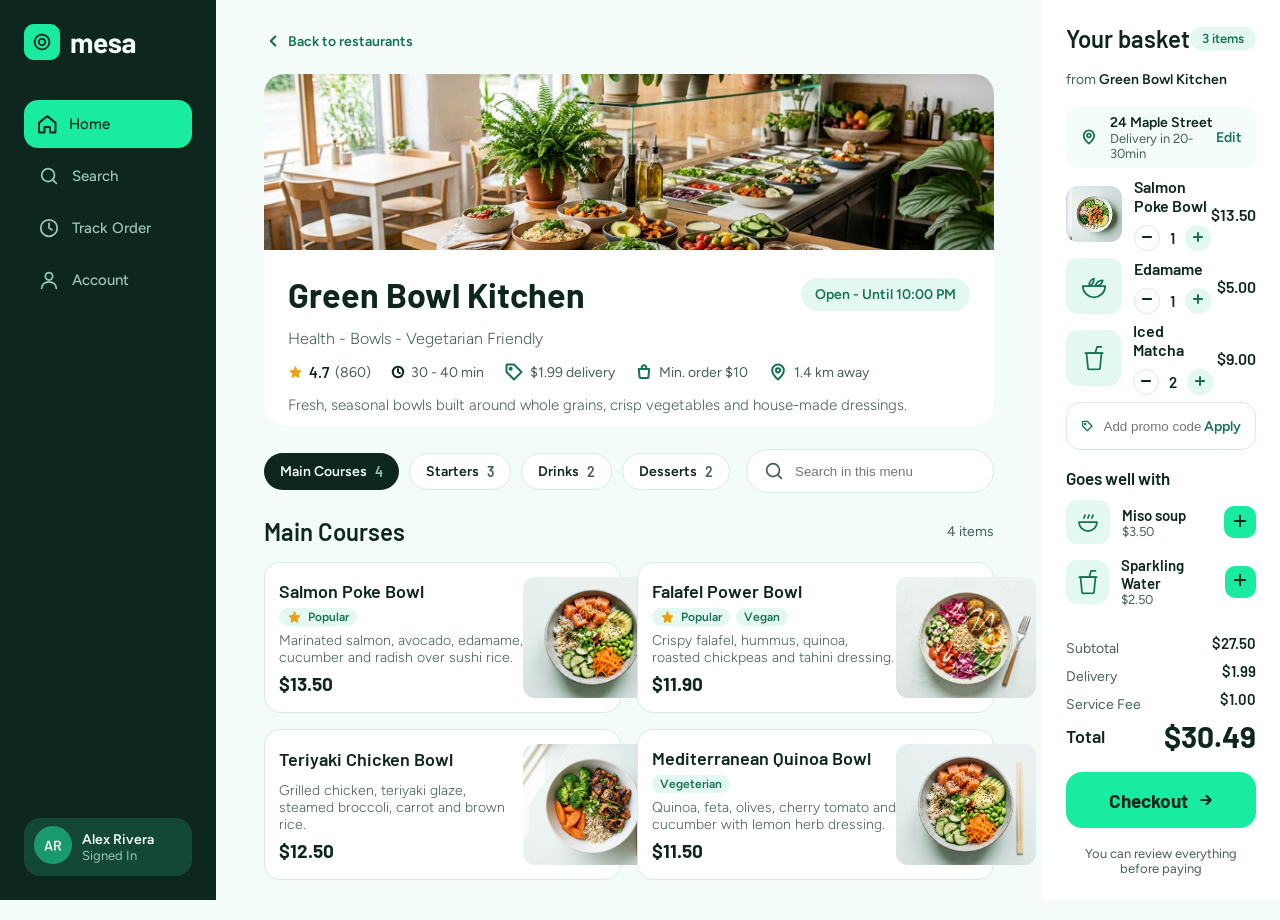
<file: app/pages/restaurantPage.html>
<!DOCTYPE html>
<html lang="en">
<head>
    <meta charset="UTF-8">
    <meta name="viewport" content="width=device-width, initial-scale=1.0">
    <link rel="icon" type="image/png" href="../../imgs/Logo mark.png">
    <title>Green Bowl Kitchen</title>
    <link rel="stylesheet" href="../styles/restaurantPage.css"/>
    <link rel="stylesheet" href="../styles/defaultConfig.css"/>
    <link rel="stylesheet" href="../styles/navBar.css"/>
    <link rel="stylesheet" href="../styles/basketBar.css"/>
    <link rel="stylesheet" href="../styles/main.css"/>

</head>
<body>
    <nav class="nav">
        <div class="nav-header">
            <div class="nav-header-logo">
                <img src="../../imgs/Logo.png" alt="" class="logo">
            </div>
        </div>
        <div class="nav-menus">
            <button class = "btn-nav-menus btn-nav-active" id = "nav-home">
                <svg width="19" height="19" viewBox="0 0 19 19" fill="none" xmlns="http://www.w3.org/2000/svg" stroke = "currentColor">
                    <path d="M1 7.875L9.25 1L17.5 7.875V16.5833C17.5 16.8264 17.4034 17.0596 17.2315 17.2315C17.0596 17.4034 16.8264 17.5 16.5833 17.5H12V12H6.5V17.5H1.91667C1.67355 17.5 1.44039 17.4034 1.26849 17.2315C1.09658 17.0596 1 16.8264 1 16.5833V7.875Z" stroke-width="2" stroke-linecap="round" stroke-linejoin="round" stroke="#0D261E"/>
                </svg>
                <p class = "btn-nav-menus-texto">Home</p>
            </button>

            <button class = "btn-nav-menus btn-nav-inactive" id = "nav-Search">
                <svg width="22" height="22" viewBox="0 0 22 22" fill="none" xmlns="http://www.w3.org/2000/svg" stroke = "currentColor">
                    <path d="M16.4998 10.0833C16.4998 13.6272 13.627 16.5 10.0832 16.5C6.53934 16.5 3.6665 13.6272 3.6665 10.0833C3.6665 6.53951 6.53934 3.66667 10.0832 3.66667C13.627 3.66667 16.4998 6.53951 16.4998 10.0833Z" stroke-width="1.75" stroke-linecap="round" stroke-linejoin="round" stroke="#9FC4B7"/>
                    <path d="M18.3333 18.3333L15.125 15.125" stroke-width="1.75" stroke-linecap="round" stroke-linejoin="round" stroke="#9FC4B7"/>
                </svg>
                <p class = "btn-nav-menus-texto">Search</p>
            </button>

            <button class = "btn-nav-menus btn-nav-inactive" id = "nav-track-order">
                <svg width="22" height="22" viewBox="0 0 22 22" fill="none" xmlns="http://www.w3.org/2000/svg" stroke = "currentColor">
                    <path d="M19.25 11C19.25 15.5563 15.5563 19.25 11 19.25C6.44365 19.25 2.75 15.5563 2.75 11C2.75 6.44365 6.44365 2.75 11 2.75C15.5563 2.75 19.25 6.44365 19.25 11Z" stroke-width="1.75" stroke-linecap="round" stroke-linejoin="round" stroke="#9FC4B7"/>
                    <path d="M11 6.41667V11L13.9333 12.8333" stroke-width="1.75" stroke-linecap="round" stroke-linejoin="round" stroke="#9FC4B7"/>
                </svg>
                <p class = "btn-nav-menus-texto">Track Order</p>
            </button>

            <button class = "btn-nav-menus btn-nav-inactive" id = "nav-account">
                <svg width="22" height="22" viewBox="0 0 22 22" fill="none" xmlns="http://www.w3.org/2000/svg" stroke = "currentColor">
                    <path d="M14.6668 7.33332C14.6668 9.35837 13.0252 11 11.0002 11C8.97512 11 7.3335 9.35837 7.3335 7.33332C7.3335 5.30828 8.97512 3.66666 11.0002 3.66666C13.0252 3.66666 14.6668 5.30828 14.6668 7.33332Z" stroke-width="1.75" stroke-linecap="round" stroke-linejoin="round" stroke="#9FC4B7"/>
                    <path d="M3.6665 19.25C3.6665 15.5833 6.9665 12.8333 10.9998 12.8333C15.0332 12.8333 18.3332 15.5833 18.3332 19.25" stroke-width="1.75" stroke-linecap="round" stroke-linejoin="round" stroke="#9FC4B7"/>
                </svg>
                <p class = "btn-nav-menus-texto">Account</p>
            </button>
            
        </div>
        <div class="nav-profile">
            <div class="nav-profile-card">
                <div class="nav-profile-card-pic">
                    <img src = '../../imgs/Avatar.png'/>
                </div>
                <div class="nav-profile-card-info">
                    <p class="profile-name">Alex Rivera</p>
                    <p class="profile-status">Signed In</p>
                </div>
            </div>
        </div>
    </nav>

    <main class="main">
        <div class="header">
            <button class="btn-back-restaurants">
                <svg width="18" height="18" viewBox="0 0 18 18" fill="none" xmlns="http://www.w3.org/2000/svg">
                    <path d="M11.25 4.5L6.75 9L11.25 13.5" stroke-width="2.2" stroke-linecap="round" stroke-linejoin="round" stroke="#197153"/>
                </svg>
                Back to restaurants
            </button>
        </div>
        <div class="restaurant-card">
            <div class="restaurant-card-img">
                <img src="../../landing/assets/cover-green-1920x1080.jpg"/>
            </div>
            <div class="restaurant-card-infos">
                <div class="restaurant-name-status">
                    <p class="restaurant-name">Green Bowl Kitchen</p>
                    <p class="restaurant-status">Open - Until 10:00 PM</p>
                </div>
                <div class="restaurant-categories">Health - Bowls - Vegetarian Friendly</div>
                <div class="restaurant-data">
                    <div class="restaurant-rating">
                        <svg width="15" height="15" viewBox="0 0 15 15" fill="none" xmlns="http://www.w3.org/2000/svg">
                            <path d="M7.5 1.875L9.1875 5.375L13 5.9375L10.25 8.625L10.875 12.4375L7.5 10.625L4.125 12.4375L4.75 8.625L2 5.9375L5.8125 5.375L7.5 1.875Z" fill="#E8A317" stroke-linecap="round" stroke-linejoin="round" stroke="#E8A317"/>
                        </svg>
                        <p class="rating-number">4.7</p>
                        <p class="rating-count">(860)</p>
                    </div>
                    <div class="restaurant-delivery-time">
                        <svg width="14" height="14" viewBox="0 0 14 14" fill="none" xmlns="http://www.w3.org/2000/svg">
                            <path d="M12.25 7C12.25 9.8995 9.8995 12.25 7 12.25C4.1005 12.25 1.75 9.8995 1.75 7C1.75 4.1005 4.1005 1.75 7 1.75C9.8995 1.75 12.25 4.1005 12.25 7Z" stroke-width="2" stroke-linecap="round" stroke-linejoin="round" stroke="#0D261E"/>
                            <path d="M7 4.08331V6.99998L8.86667 8.16665" stroke-width="2" stroke-linecap="round" stroke-linejoin="round" stroke="#0D261E"/>
                        </svg>
                        <p class="card-time-text">30 - 40 min</p>
                    </div>
                    <div class="restaurant-delivery-price">
                        <svg width="20" height="20" viewBox="0 0 20 20" fill="none" xmlns="http://www.w3.org/2000/svg">
                            <path d="M2.5 10V3.33333C2.5 3.11232 2.5878 2.90036 2.74408 2.74408C2.90036 2.5878 3.11232 2.5 3.33333 2.5H10L17.5 10L10 17.5L2.5 10Z" stroke-width="2" stroke-linecap="round" stroke-linejoin="round" stroke="#197153"/>
                            <path d="M7.6665 6.66666C7.6665 7.21894 7.21879 7.66666 6.6665 7.66666C6.11422 7.66666 5.6665 7.21894 5.6665 6.66666C5.6665 6.11437 6.11422 5.66666 6.6665 5.66666C7.21879 5.66666 7.6665 6.11437 7.6665 6.66666Z" stroke-width="2" stroke-linecap="round" stroke-linejoin="round" stroke="#197153"/>
                        </svg>
                        <p class="card-price-text">$1.99 delivery</p>
                    </div>
                    <div class="card-restaurant-min-order">
                        <svg width="18" height="18" viewBox="0 0 18 18" fill="none" xmlns="http://www.w3.org/2000/svg">
                            <path d="M3.75 6H14.25L13.35 14.4C13.3223 14.5489 13.2501 14.6859 13.143 14.793C13.0359 14.9001 12.8989 14.9723 12.75 15H5.4C5.22454 15.0035 5.0534 14.9454 4.91636 14.8358C4.77932 14.7262 4.68506 14.572 4.65 14.4L3.75 6Z" stroke-width="2" stroke-linecap="round" stroke-linejoin="round" stroke="#197153"/>
                            <path d="M6.75 6V4.5C6.75 3.90326 6.98705 3.33097 7.40901 2.90901C7.83097 2.48705 8.40326 2.25 9 2.25C9.59674 2.25 10.169 2.48705 10.591 2.90901C11.0129 3.33097 11.25 3.90326 11.25 4.5V6" stroke-width="2" stroke-linecap="round" stroke-linejoin="round" stroke="#197153"/>
                        </svg>
                        <p class="card-order-text">Min. order $10</p>
                    </div>
                    <div class="card-restaurant-distance">
                        <svg width="20" height="20" viewBox="0 0 20 20" fill="none" xmlns="http://www.w3.org/2000/svg">
                            <path d="M9.99984 17.5C9.99984 17.5 15.8332 12.5 15.8332 8.33333C15.8332 6.78624 15.2186 5.30251 14.1246 4.20854C13.0307 3.11458 11.5469 2.5 9.99984 2.5C8.45274 2.5 6.96901 3.11458 5.87505 4.20854C4.78109 5.30251 4.1665 6.78624 4.1665 8.33333C4.1665 12.5 9.99984 17.5 9.99984 17.5Z" stroke-width="2" stroke-linecap="round" stroke-linejoin="round" stroke="#197153"/>
                            <path d="M12.0832 8.33333C12.0832 9.48393 11.1504 10.4167 9.99984 10.4167C8.84924 10.4167 7.9165 9.48393 7.9165 8.33333C7.9165 7.18274 8.84924 6.25 9.99984 6.25C11.1504 6.25 12.0832 7.18274 12.0832 8.33333Z" stroke-width="2" stroke-linecap="round" stroke-linejoin="round" stroke="#197153"/>
                        </svg>
                        <p class="restaurant-distance-text">1.4 km away</p>
                    </div>

                </div>
                <div class="restaurant-description">Fresh, seasonal bowls built around whole grains, crisp vegetables and house-made dressings.</div>
            </div>
        </div>

        <div class="categories-search">
            <div class="categories-menus">
                <div class="category category-active" id = "main-courses">
                    <p class="category-name">Main Courses</p>
                    <p class="category-qty">4</p>
                </div>
                <div class="category category-inactive" id = "starters">
                    <p class="category-name">Starters</p>
                    <p class="category-qty">3</p>
                </div>
                <div class="category category-inactive" id = "drinks">
                    <p class="category-name">Drinks</p>
                    <p class="category-qty">2</p>
                </div>
                <div class="category category-inactive" id = "desserts">
                    <p class="category-name">Desserts</p>
                    <p class="category-qty">2</p>
                </div>
            </div>
            <div class="search-bar">
                <svg width="22" height="22" viewBox="0 0 22 22" fill="none" xmlns="http://www.w3.org/2000/svg" stroke = "currentColor">
                    <path d="M16.4998 10.0833C16.4998 13.6272 13.627 16.5 10.0832 16.5C6.53934 16.5 3.6665 13.6272 3.6665 10.0833C3.6665 6.53951 6.53934 3.66667 10.0832 3.66667C13.627 3.66667 16.4998 6.53951 16.4998 10.0833Z" stroke-width="1.75" stroke-linecap="round" stroke-linejoin="round" stroke="#46605A"/>
                    <path d="M18.3333 18.3333L15.125 15.125" stroke-width="1.75" stroke-linecap="round" stroke-linejoin="round" stroke="#46605A"/>
                </svg>
                <input type="text" class="input-search-bar" placeholder="Search in this menu">
            </div>
        </div>

        <div class="products">
            <div class="category-div" id = "products-main-courses">
                <div class="products-header">
                    <p class="products-title">Main Courses</p>
                    <p class="products-counter">4 items</p>
                </div>
                <div class="products-cards">
                    <div class="product-card">
                        <div class="product-info">
                            <p class="product-name">Salmon Poke Bowl</p>
                            <div class="product-labels">
                                <span class="product-label label-popular">
                                    <svg width="15" height="15" viewBox="0 0 15 15" fill="none" xmlns="http://www.w3.org/2000/svg">
                                        <path d="M7.5 1.875L9.1875 5.375L13 5.9375L10.25 8.625L10.875 12.4375L7.5 10.625L4.125 12.4375L4.75 8.625L2 5.9375L5.8125 5.375L7.5 1.875Z" fill="#E8A317" stroke-linecap="round" stroke-linejoin="round" stroke="#E8A317"/>
                                    </svg>
                                    Popular
                                </span>
                            </div>
                            <p class="product-description">Marinated salmon, avocado, edamame, cucumber and radish over sushi rice.</p>
                            <p class="product-price">$13.50</p>
                        </div>
                        <div class="product-img">
                            <img src="../../imgs/food/photo-poke-1920x1080.png"/>
                        </div>
                    </div>

                    <div class="product-card">
                        <div class="product-info">
                            <p class="product-name">Falafel Power Bowl</p>
                            <div class="product-labels">
                                <span class="product-label label-popular">
                                    <svg width="15" height="15" viewBox="0 0 15 15" fill="none" xmlns="http://www.w3.org/2000/svg">
                                        <path d="M7.5 1.875L9.1875 5.375L13 5.9375L10.25 8.625L10.875 12.4375L7.5 10.625L4.125 12.4375L4.75 8.625L2 5.9375L5.8125 5.375L7.5 1.875Z" fill="#E8A317" stroke-linecap="round" stroke-linejoin="round" stroke="#E8A317"/>
                                    </svg>
                                    Popular
                                </span>
                                <span class="product-label label-vegan">Vegan</span>
                            </div>
                            <p class="product-description">Crispy falafel, hummus, quinoa, roasted chickpeas and tahini dressing.</p>
                            <p class="product-price">$11.90</p>
                        </div>
                        <div class="product-img">
                            <img src="../../imgs/food/photo-falafel-1920x1080.png"/>
                        </div>
                    </div>
                    <div class="product-card">
                        <div class="product-info">
                            <p class="product-name">Teriyaki Chicken Bowl</p>
                            <div class="product-labels">
                            </div>
                            <p class="product-description">Grilled chicken, teriyaki glaze, steamed broccoli, carrot and brown rice.</p>
                            <p class="product-price">$12.50</p>
                        </div>
                        <div class="product-img">
                            <img src="../../imgs/food/photo-teriyaki.png"/>
                        </div>
                    </div>

                    <div class="product-card">
                        <div class="product-info">
                            <p class="product-name">Mediterranean Quinoa Bowl</p>
                            <div class="product-labels">
                                <span class="product-label label-vegeterian">Vegeterian</span>
                            </div>
                            <p class="product-description">Quinoa, feta, olives, cherry tomato and cucumber with lemon herb dressing.</p>
                            <p class="product-price">$11.50</p>
                        </div>
                        <div class="product-img">
                            <img src="../../imgs/food/Generated Salad.png"/>
                        </div>
                    </div>
                </div>
            </div>
        </div>

    </main>

    <aside class="basket">
        <div class="basket-header">
            <div class="header-line1">
                <p class="basket-header-title">Your basket</p>
                <p class="basket-header-counter">3 items</p>
            </div>
            <p class="basket-header-restaurant"><span>from</span> Green Bowl Kitchen</p>
        </div>

        <div class="basket-address">
            <svg width="20" height="20" viewBox="0 0 20 20" fill="none" xmlns="http://www.w3.org/2000/svg">
                <path d="M9.99984 17.5C9.99984 17.5 15.8332 12.5 15.8332 8.33333C15.8332 6.78624 15.2186 5.30251 14.1246 4.20854C13.0307 3.11458 11.5469 2.5 9.99984 2.5C8.45274 2.5 6.96901 3.11458 5.87505 4.20854C4.78109 5.30251 4.1665 6.78624 4.1665 8.33333C4.1665 12.5 9.99984 17.5 9.99984 17.5Z" stroke-width="2" stroke-linecap="round" stroke-linejoin="round" stroke="#197153"/>
                <path d="M12.0832 8.33333C12.0832 9.48393 11.1504 10.4167 9.99984 10.4167C8.84924 10.4167 7.9165 9.48393 7.9165 8.33333C7.9165 7.18274 8.84924 6.25 9.99984 6.25C11.1504 6.25 12.0832 7.18274 12.0832 8.33333Z" stroke-width="2" stroke-linecap="round" stroke-linejoin="round" stroke="#197153"/>
            </svg>
            <div class="basket-address-info">
                <p class="address">24 Maple Street</p>
                <p class="delivery-time">Delivery in 20-30min</p>
            </div>
            <button class="btn-basket-address-edit">
                Edit
            </button>
        </div>

        <ul class="basket-items">
            <li class="basket-item">
                <div class="item-pic">
                    <img src="../../imgs/food/Item photo.png"/>
                </div>
                <div class="name-quantity">
                    <p class="item-name">Salmon Poke Bowl</p>
                    <div class="quantity-control">
                        <button class = "btn-quantity-remove">
                            <svg width="14" height="14" viewBox="0 0 14 14" fill="none" xmlns="http://www.w3.org/2000/svg">
                                <path d="M2.9165 7H11.0832" stroke-width="2" stroke-linecap="round" stroke-linejoin="round" stroke="#0D261E"/>
                            </svg>
                        </button>
                        <p class = "quantity">1</p>
                        <button class = "btn-quantity-add">
                            <svg width="14" height="14" viewBox="0 0 14 14" fill="none" xmlns="http://www.w3.org/2000/svg">
                                <path d="M6.99984 2.91667V7.00001M6.99984 7.00001V11.0833M6.99984 7.00001H2.9165M6.99984 7.00001H11.0832" stroke-width="2" stroke-linecap="round" stroke-linejoin="round" stroke="#197153"/>
                            </svg>
                        </button>
                    </div>
                </div>
                <p class="item-price">$13.50</p>
            </li>
            
            <li class="basket-item">
                <div class="item-pic">
                    <svg width="30" height="30" viewBox="0 0 30 30" fill="none" xmlns="http://www.w3.org/2000/svg">
                        <path d="M3.75 15H26.25C26.25 17.9837 25.0647 20.8452 22.955 22.955C20.8452 25.0647 17.9837 26.25 15 26.25C12.0163 26.25 9.15483 25.0647 7.04505 22.955C4.93526 20.8452 3.75 17.9837 3.75 15Z" stroke-width="1.75" stroke-linecap="round" stroke-linejoin="round" stroke="#197153"/>
                        <path d="M10 15C10 11.25 11.875 8.75 15 7.5C15 11.25 13.75 13.75 10 15ZM16.25 15C17.5 11.25 20 9.375 23.75 9.375C23.125 13.125 20.625 15 16.25 15Z" stroke-width="1.75" stroke-linecap="round" stroke-linejoin="round" stroke="#197153"/>
                    </svg>
                </div>
                <div class="name-quantity">
                    <p class="item-name">Edamame</p>
                    <div class="quantity-control">
                        <button class = "btn-quantity-remove">
                            <svg width="14" height="14" viewBox="0 0 14 14" fill="none" xmlns="http://www.w3.org/2000/svg">
                                <path d="M2.9165 7H11.0832" stroke-width="2" stroke-linecap="round" stroke-linejoin="round" stroke="#0D261E"/>
                            </svg>
                        </button>
                        <p class = "quantity">1</p>
                        <button class = "btn-quantity-add">
                            <svg width="14" height="14" viewBox="0 0 14 14" fill="none" xmlns="http://www.w3.org/2000/svg">
                                <path d="M6.99984 2.91667V7.00001M6.99984 7.00001V11.0833M6.99984 7.00001H2.9165M6.99984 7.00001H11.0832" stroke-width="2" stroke-linecap="round" stroke-linejoin="round" stroke="#197153"/>
                            </svg>
                        </button>
                    </div>
                </div>
                <p class="item-price">$5.00</p>
            </li>

            <li class="basket-item">
                <div class="item-pic">
                    <svg width="30" height="30" viewBox="0 0 30 30" fill="none" xmlns="http://www.w3.org/2000/svg">
                        <path d="M7.5 10H22.5L21 25.25C20.9416 25.5366 20.7845 25.7936 20.5561 25.9763C20.3277 26.1591 20.0424 26.2559 19.75 26.25H10.25C9.95757 26.2559 9.67233 26.1591 9.44393 25.9763C9.21553 25.7936 9.05844 25.5366 9 25.25L7.5 10Z" stroke-width="1.75" stroke-linecap="round" stroke-linejoin="round" stroke="#197153"/>
                        <path d="M6.25 10H23.75" stroke-width="1.75" stroke-linecap="round" stroke-linejoin="round" stroke="#197153"/>
                        <path d="M16.25 10L18.125 3.75H22.5" stroke-width="1.75" stroke-linecap="round" stroke-linejoin="round" stroke="#197153"/>
                    </svg>
                </div>
                <div class="name-quantity">
                    <p class="item-name">Iced Matcha</p>
                    <div class="quantity-control">
                        <button class = "btn-quantity-remove">
                            <svg width="14" height="14" viewBox="0 0 14 14" fill="none" xmlns="http://www.w3.org/2000/svg">
                                <path d="M2.9165 7H11.0832" stroke-width="2" stroke-linecap="round" stroke-linejoin="round" stroke="#0D261E"/>
                            </svg>
                        </button>
                        <p class = "quantity">2</p>
                        <button class = "btn-quantity-add">
                            <svg width="14" height="14" viewBox="0 0 14 14" fill="none" xmlns="http://www.w3.org/2000/svg">
                                <path d="M6.99984 2.91667V7.00001M6.99984 7.00001V11.0833M6.99984 7.00001H2.9165M6.99984 7.00001H11.0832" stroke-width="2" stroke-linecap="round" stroke-linejoin="round" stroke="#197153"/>
                            </svg>
                        </button>
                    </div>
                </div>
                <p class="item-price">$9.00</p>
            </li>
        </ul>

        <div class="basket-promo">
            <svg width="20" height="20" viewBox="0 0 20 20" fill="none" xmlns="http://www.w3.org/2000/svg">
                <path d="M2.5 10V3.33333C2.5 3.11232 2.5878 2.90036 2.74408 2.74408C2.90036 2.5878 3.11232 2.5 3.33333 2.5H10L17.5 10L10 17.5L2.5 10Z" stroke-width="2" stroke-linecap="round" stroke-linejoin="round" stroke="#197153"/>
                <path d="M7.6665 6.66666C7.6665 7.21894 7.21879 7.66666 6.6665 7.66666C6.11422 7.66666 5.6665 7.21894 5.6665 6.66666C5.6665 6.11437 6.11422 5.66666 6.6665 5.66666C7.21879 5.66666 7.6665 6.11437 7.6665 6.66666Z" stroke-width="2" stroke-linecap="round" stroke-linejoin="round" stroke="#197153"/>
            </svg>
            <input type="text" class="basket-promo-input" placeholder="Add promo code">
            <button class="btn-basket-promo">
                Apply
            </button>
        </div>

        <div class="basket-suggestions">
            <p class="basket-suggestions-title">Goes well with</p>
            <ul class="basket-suggestions-items">
                <li class="basket-suggestions-item">
                    <div class="suggestions-item-pic">
                        <svg width="24" height="24" viewBox="0 0 24 24" fill="none" xmlns="http://www.w3.org/2000/svg">
                            <path d="M3 12H21C21 14.3869 20.0518 16.6761 18.364 18.364C16.6761 20.0518 14.3869 21 12 21C9.61305 21 7.32387 20.0518 5.63604 18.364C3.94821 16.6761 3 14.3869 3 12Z" stroke-width="1.75" stroke-linecap="round" stroke-linejoin="round" stroke="#197153"/>
                            <path d="M8 8C8 6.5 9 6.5 9 5M12 8C12 6.5 13 6.5 13 5M16 8C16 6.5 17 6.5 17 5" stroke-width="1.75" stroke-linecap="round" stroke-linejoin="round" stroke="#197153"/>
                        </svg>
                    </div>
                    <div class="suggestion-name-price">
                        <p class="suggestion-item-name">Miso soup</p>
                        <p class="suggestion-item-price">$3.50</p>                 
                    </div>
                    <button class = "btn-add-suggestion">
                        <svg width="18" height="18" viewBox="0 0 18 18" fill="none" xmlns="http://www.w3.org/2000/svg">
                            <path d="M9 3.75V9M9 9V14.25M9 9H3.75M9 9H14.25" stroke-width="2" stroke-linecap="round" stroke-linejoin="round" stroke="#0D261E"/>
                        </svg>
                    </button>
                </li>

                <li class="basket-suggestions-item">
                    <div class="suggestions-item-pic">
                        <svg width="30" height="30" viewBox="0 0 30 30" fill="none" xmlns="http://www.w3.org/2000/svg">
                            <path d="M7.5 10H22.5L21 25.25C20.9416 25.5366 20.7845 25.7936 20.5561 25.9763C20.3277 26.1591 20.0424 26.2559 19.75 26.25H10.25C9.95757 26.2559 9.67233 26.1591 9.44393 25.9763C9.21553 25.7936 9.05844 25.5366 9 25.25L7.5 10Z" stroke-width="1.75" stroke-linecap="round" stroke-linejoin="round" stroke="#197153"/>
                            <path d="M6.25 10H23.75" stroke-width="1.75" stroke-linecap="round" stroke-linejoin="round" stroke="#197153"/>
                            <path d="M16.25 10L18.125 3.75H22.5" stroke-width="1.75" stroke-linecap="round" stroke-linejoin="round" stroke="#197153"/>
                        </svg>
                    </div>
                    <div class="suggestion-name-price">
                        <p class="suggestion-item-name">Sparkling Water</p>
                        <p class="suggestion-item-price">$2.50</p>                 
                    </div>
                    <button class = "btn-add-suggestion">
                        <svg width="18" height="18" viewBox="0 0 18 18" fill="none" xmlns="http://www.w3.org/2000/svg">
                            <path d="M9 3.75V9M9 9V14.25M9 9H3.75M9 9H14.25" stroke-width="2" stroke-linecap="round" stroke-linejoin="round" stroke="#0D261E"/>
                        </svg>
                    </button>
                </li>
            </ul>
        </div>

        <div class="basket-check-out">
            <div class="basket-values">
                <div class="basket-values-item" id="subtotal">
                    <p class="basket-values-label">Subtotal</p>
                    <p class="basket-values-price">$27.50</p>
                </div>
                <div class="basket-values-item" id="delivery">
                    <p class="basket-values-label">Delivery</p>
                    <p class="basket-values-price">$1.99</p>
                </div>
                <div class="basket-values-item" id="serviceFee">
                    <p class="basket-values-label">Service Fee</p>
                    <p class="basket-values-price">$1.00</p>
                </div>
            </div>

            <div class="basket-total-item">
                <p class="basket-total-label">Total</p>
                <p class="basket-total-price">$30.49</p>
            </div>

            <button class = "btn-checkout">
                Checkout
                <svg width="16" height="16" viewBox="0 0 16 16" fill="none" xmlns="http://www.w3.org/2000/svg">
                    <path d="M3.3335 8H12.6668M8.66683 12L12.6668 8L8.66683 4" stroke-width="2.2" stroke-linecap="round" stroke-linejoin="round" stroke="#0D261E"/>
                </svg>
            </button>

            <p class="basket-warning">You can review everything before paying</p>
        </div>
    </aside>

    <script src = "../scripts/mainMenu.js"></script>
</body>
</html>
</file>
<file: landing/styles.css>
/* Mesa: landing + auth pages. Tokens mirror DESIGN.md (Barlow stands in for DIN Neuzeit Grotesk, Figtree for Avenir Light). */
:root {
  --mint: #19ECA1;
  --mint-soft: #58EEB8;
  --mint-deep: #18C387;
  --mint-mist: #E2F8F0;
  --mint-wash: #F3FCF8;
  --tint-200: #C3F4E2;
  --tint-300: #94F0CE;
  --forest: #0D261E;
  --forest-raised: #134837;
  --evergreen: #197153;
  --hillside: #1A996D;
  --card: #FFFFFF;
  --ink: #0D261E;
  --ink-2: #46605A;
  --on-dark: #F3FCF8;
  --on-dark-2: #9FC4B7;
  --hair: #D5ECE3;
  --amber: #E8A317;
  --shadow-card: 0 4px 16px rgba(13, 38, 30, 0.07);
  --shadow-lift: 0 24px 64px rgba(13, 38, 30, 0.22);
  --display: "Barlow", "DIN Neuzeit Grotesk", system-ui, sans-serif;
  --body: "Figtree", "Avenir Light", system-ui, sans-serif;
  --ease: cubic-bezier(0.16, 1, 0.3, 1);
  --gutter: clamp(20px, 5vw, 72px);
  --max: 1280px;
}

*, *::before, *::after { box-sizing: border-box; }
html { scroll-behavior: smooth; scroll-padding-top: 88px; }
body {
  margin: 0;
  background: var(--mint-wash);
  color: var(--ink);
  font: 300 17px/1.55 var(--body);
  -webkit-font-smoothing: antialiased;
  overflow-x: hidden;
}
img { display: block; max-width: 100%; }
a { color: inherit; }
h1, h2, h3, p { margin: 0; }
::selection { background: var(--mint); color: var(--forest); }
:focus-visible { outline: 3px solid var(--mint-deep); outline-offset: 3px; border-radius: 10px; }
.skip { position: absolute; left: 12px; top: -60px; background: var(--forest); color: var(--on-dark); padding: 10px 16px; border-radius: 10px; z-index: 100; transition: top .2s; }
.skip:focus { top: 12px; }
.wrap { width: 100%; max-width: var(--max); margin-inline: auto; }

/* ---------- buttons ---------- */
.btn, .btn-ghost, .btn-dark {
  display: inline-flex; align-items: center; justify-content: center; gap: 10px;
  font: 700 19px/1 var(--display); text-decoration: none; cursor: pointer; border: 0;
  height: 56px; padding: 0 28px; border-radius: 16px; transition: background .2s, color .2s, transform .2s var(--ease), box-shadow .2s;
}
.btn { background: var(--mint); color: var(--forest); }
.btn:hover { background: var(--mint-soft); transform: translateY(-2px); box-shadow: 0 10px 20px rgba(0, 0, 0, .14); }
.btn:active { background: var(--mint-deep); transform: none; }
.btn svg, .btn-ghost svg { width: 20px; height: 20px; }
.btn-ghost { background: var(--card); color: var(--evergreen); border: 1.5px solid var(--hillside); border-radius: 999px; font-weight: 600; font-size: 18px; }
.btn-ghost:hover { background: var(--mint-mist); }
.btn-ghost.on-dark { background: transparent; color: var(--on-dark); border-color: var(--on-dark-2); }
.btn-ghost.on-dark:hover { background: var(--forest-raised); }
.btn.sm, .btn-ghost.sm { height: 44px; padding: 0 20px; font-size: 16px; border-radius: 999px; }

/* ---------- nav ---------- */
.nav { position: fixed; inset: 0 0 auto 0; z-index: 50; padding-inline: var(--gutter); transition: background .25s, box-shadow .25s; }
.nav.is-scrolled { background: rgba(243, 252, 248, .96); box-shadow: 0 1px 0 var(--hair); }
.nav-in { display: flex; align-items: center; gap: 32px; height: 76px; }
.brand { display: inline-flex; align-items: center; gap: 10px; text-decoration: none; font: 700 30px/1 var(--display); letter-spacing: -0.01em; }
.brand svg { width: 38px; height: 38px; }
.nav-links { display: flex; gap: 28px; margin-left: auto; }
.nav-links a { text-decoration: none; font: 500 15px/1 var(--body); color: var(--ink-2); padding: 8px 2px; border-bottom: 2px solid transparent; transition: color .2s, border-color .2s; }
.nav-links a:hover { color: var(--ink); border-color: var(--mint); }
.nav-cta { display: flex; gap: 10px; }

/* ---------- hero ---------- */
.hero { position: relative; min-height: 100svh; padding: 132px clamp(20px, 5vw, 72px) 72px; display: flex; align-items: center; overflow: hidden; }
.hero-grid { display: grid; grid-template-columns: 1.05fr 0.95fr; gap: 24px; align-items: center; width: 100%; max-width: var(--max); margin-inline: auto; }
.hero h1 { font: 700 clamp(48px, 6.4vw, 92px)/0.98 var(--display); letter-spacing: -0.02em; text-wrap: balance; animation: rise .9s var(--ease) backwards; }
.hero h1 em { font-style: normal; color: var(--evergreen); }
.hero .lede { margin-top: 24px; max-width: 30em; font-size: clamp(18px, 1.5vw, 21px); color: var(--ink-2); animation: rise .9s .1s var(--ease) backwards; }
.hero .cta { margin-top: 36px; display: flex; flex-wrap: wrap; gap: 14px; animation: rise .9s .2s var(--ease) backwards; }
.hero .note { margin-top: 22px; font-size: 14px; color: var(--ink-2); animation: rise .9s .3s var(--ease) backwards; }
@keyframes rise { from { opacity: 0; transform: translateY(24px); } }

.stage { position: relative; height: min(680px, 78vh); min-height: 560px; }
.layer { position: absolute; will-change: transform; transform: translate3d(var(--px, 0px), var(--py, 0px), 0) rotate(var(--rot, 0deg)); }
.blob { border-radius: 50%; background: var(--tint-200); }
.round { border-radius: 50%; overflow: hidden; box-shadow: var(--shadow-lift); border: 6px solid var(--card); background: var(--card); }
.round img { width: 100%; height: 100%; object-fit: cover; }
.phone { padding: 9px; background: var(--forest); border-radius: 48px; box-shadow: var(--shadow-lift), 0 0 0 1px rgba(255, 255, 255, .06) inset; }
.phone .screen { border-radius: 40px; overflow: hidden; background: var(--mint-wash); aspect-ratio: 390 / 844; position: relative; }
.phone .screen img { width: 100%; height: 100%; object-fit: cover; object-position: top; }
.float-card, .chip-rate { color: var(--ink); }
.float-card { display: flex; align-items: center; gap: 12px; padding: 14px 18px 14px 14px; background: var(--card); border-radius: 16px; box-shadow: var(--shadow-lift); border: 1px solid var(--hair); }
.float-card .tile { width: 44px; height: 44px; border-radius: 12px; background: var(--mint-mist); display: grid; place-items: center; flex: none; }
.float-card .tile svg { width: 22px; height: 22px; }
.float-card b { display: block; font: 600 14px/1.2 var(--body); }
.float-card strong { display: block; font: 700 22px/1.1 var(--display); }
.chip-rate { display: inline-flex; align-items: center; gap: 8px; padding: 10px 16px; background: var(--card); border-radius: 999px; box-shadow: var(--shadow-lift); font: 500 14px/1 var(--body); }
.chip-rate b { font: 600 15px/1 var(--display); }

/* ---------- category band ---------- */
.band { background: var(--forest); color: var(--on-dark); padding: clamp(56px, 9vw, 112px) clamp(20px, 5vw, 72px); overflow: hidden; position: relative; }
.band-row { display: flex; gap: 0.6em; white-space: nowrap; font: 700 clamp(56px, 10vw, 148px)/1 var(--display); letter-spacing: -0.02em; text-transform: none; width: max-content; transform: translate3d(var(--px, 0px), 0, 0); will-change: transform; }
.band-row span { display: inline-flex; align-items: center; gap: 0.6em; }
.band-row i { width: 0.22em; height: 0.22em; border-radius: 50%; background: var(--mint); display: inline-block; }
.band-row.o { color: transparent; -webkit-text-stroke: 2px var(--forest-raised); margin-top: .1em; }
.band-row.o.alt { -webkit-text-stroke-color: var(--hillside); }
.band-row.fill span:nth-child(3n+1) { color: var(--mint); }

/* ---------- generic section ---------- */
.section { padding: clamp(72px, 10vw, 140px) clamp(20px, 5vw, 72px); position: relative; }
.h2 { font: 700 clamp(36px, 4.6vw, 64px)/1.02 var(--display); letter-spacing: -0.015em; text-wrap: balance; }
.sub { margin-top: 18px; max-width: 34em; color: var(--ink-2); font-size: 19px; }
.dark { background: var(--forest); color: var(--on-dark); }
.dark .sub { color: var(--on-dark-2); }

/* ---------- how it works ---------- */
.how-grid { display: grid; grid-template-columns: 1fr 480px; gap: clamp(32px, 6vw, 96px); align-items: start; margin-top: 64px; }
.steps { position: relative; padding-left: 44px; }
.steps::before { content: ""; position: absolute; left: 13px; top: 18px; bottom: 18px; width: 3px; border-radius: 999px; background: var(--tint-200); }
.rail-fill { position: absolute; left: 13px; top: 18px; width: 3px; border-radius: 999px; background: var(--mint-deep); height: 0; transition: height .5s var(--ease); }
.step { position: relative; min-height: 78vh; display: flex; flex-direction: column; justify-content: center; padding: 24px 0; opacity: .38; transition: opacity .4s; }
.step.is-on { opacity: 1; }
.step::before { content: ""; position: absolute; left: -44px; top: calc(50% - 14px); width: 28px; height: 28px; border-radius: 50%; background: var(--mint-wash); border: 3px solid var(--tint-300); transition: background .3s, border-color .3s, transform .3s var(--ease); }
.step.is-on::before { background: var(--mint); border-color: var(--mint-deep); transform: scale(1.12); }
.step h3 { font: 700 clamp(30px, 3.4vw, 46px)/1.05 var(--display); letter-spacing: -0.01em; }
.step p { margin-top: 14px; max-width: 26em; font-size: 19px; color: var(--ink-2); }
.step .shot { display: none; }
.pin { position: sticky; top: 0; height: 100svh; display: grid; place-items: center; }
.pin .phone { width: 330px; position: relative; z-index: 2; }
.pin .screen img { position: absolute; inset: 0; opacity: 0; transition: opacity .5s var(--ease); }
.pin .screen img.is-on { opacity: 1; }
.pin .layer { z-index: 1; }

/* ---------- features (bento) ---------- */
.bento { display: grid; grid-template-columns: repeat(12, 1fr); gap: 20px; margin-top: 56px; }
.tileb { background: var(--card); color: var(--ink); border-radius: 20px; padding: 28px; position: relative; overflow: hidden; display: flex; flex-direction: column; gap: 18px; }
.tileb h3 { font: 600 26px/1.1 var(--display); }
.tileb p { color: var(--ink-2); font-size: 16px; max-width: 28em; }
.t-search { grid-column: span 5; grid-row: span 2; background: var(--mint); }
.t-search p { color: var(--forest); }
.t-search .shot { margin: auto -10px -62px; width: 280px; height: auto; align-self: center; border-radius: 28px 28px 0 0; box-shadow: var(--shadow-lift); }
.t-cat { grid-column: span 7; }
.t-custom { grid-column: span 4; }
.t-track { grid-column: span 3; background: var(--forest-raised); color: var(--on-dark); }
.t-track p { color: var(--on-dark-2); }
.t-hist { grid-column: span 12; flex-direction: row; align-items: center; gap: clamp(24px, 5vw, 64px); }
.t-hist > div:first-child { flex: 0 0 min(100%, 400px); display: grid; gap: 12px; }
.chips { display: flex; flex-wrap: wrap; gap: 8px; }
.chip { display: inline-flex; gap: 8px; align-items: center; padding: 10px 16px; border-radius: 999px; border: 1px solid var(--hair); background: var(--card); font: 600 14px/1 var(--body); }
.chip b { font: 600 14px/1 var(--display); color: var(--ink-2); }
.chip.on { background: var(--forest); color: var(--on-dark); border-color: var(--forest); }
.chip.on b { color: var(--on-dark-2); }
.menu-list { display: grid; gap: 10px; }
.menu-row { display: flex; align-items: center; gap: 14px; padding: 10px; border: 1px solid var(--hair); border-radius: 16px; background: var(--card); }
.menu-row img { width: 56px; height: 56px; border-radius: 12px; object-fit: cover; }
.menu-row div { flex: 1; min-width: 0; }
.menu-row strong { display: block; font: 600 17px/1.2 var(--display); }
.menu-row div span { display: block; font-size: 13px; color: var(--ink-2); }
.menu-row b { font: 700 18px/1 var(--display); }
.add { width: 34px; height: 34px; border-radius: 11px; background: var(--mint); display: grid; place-items: center; flex: none; }
.add svg { width: 18px; height: 18px; }
.opt { display: flex; align-items: center; gap: 12px; padding: 12px 14px; border: 1px solid var(--hair); border-radius: 12px; font: 500 15px/1 var(--body); background: var(--card); }
.opt.sel { border: 2px solid var(--hillside); background: var(--mint-wash); font-weight: 600; padding: 11px 13px; }
.opt .r { width: 20px; height: 20px; border-radius: 50%; border: 2px solid var(--ink-2); flex: none; display: grid; place-items: center; }
.opt.sel .r { border-color: var(--hillside); }
.opt.sel .r::after { content: ""; width: 9px; height: 9px; border-radius: 50%; background: var(--hillside); }
.opt em { margin-left: auto; font: 500 15px/1 var(--display); font-style: normal; color: var(--ink-2); }
.steps4 { display: flex; gap: 6px; margin-top: auto; }
.steps4 i { flex: 1; height: 6px; border-radius: 999px; background: rgba(159, 196, 183, .3); }
.steps4 i.d { background: var(--mint); }
.courier { display: flex; align-items: center; gap: 12px; }
.avatar { width: 46px; height: 46px; border-radius: 50%; background: var(--evergreen); color: var(--on-dark); display: grid; place-items: center; font: 600 17px/1 var(--display); flex: none; }
.big-eta { font: 700 54px/1 var(--display); }
.big-eta small { font: 600 20px/1 var(--display); color: var(--on-dark-2); margin-left: 6px; }
.order-list { flex: 1; display: grid; gap: 12px; }
.order { display: flex; align-items: center; gap: 14px; padding: 12px 14px; border: 1px solid var(--hair); border-radius: 16px; background: var(--mint-wash); }
.order img { width: 54px; height: 54px; border-radius: 12px; object-fit: cover; }
.order div { flex: 1; min-width: 0; }
.order strong { display: block; font: 600 18px/1.2 var(--display); }
.order span { font-size: 14px; color: var(--ink-2); }
.order b { font: 700 19px/1 var(--display); }
.pill-btn { display: inline-flex; align-items: center; gap: 6px; padding: 9px 16px; border-radius: 999px; border: 1.5px solid var(--hillside); color: var(--evergreen); font: 600 15px/1 var(--display); background: var(--card); }

/* ---------- restaurants ---------- */
.places { display: grid; grid-template-columns: repeat(3, 1fr); gap: 28px; margin-top: 64px; align-items: start; }
.place { background: var(--card); border-radius: 20px; overflow: hidden; box-shadow: var(--shadow-card); border: 1px solid var(--hair); }
.place:nth-child(2) { margin-top: 56px; }
.place:nth-child(3) { margin-top: 12px; }
.place .cover { aspect-ratio: 4 / 3.2; overflow: hidden; }
.place .cover img { width: 100%; height: 118%; margin-top: -9%; object-fit: cover; transform: translate3d(0, var(--py, 0px), 0); will-change: transform; }
.dark .round, .dark .float-card, .t-track, .auth-brand .float-card, .auth-brand .chip-rate { box-shadow: 0 20px 48px rgba(0, 0, 0, .38); }
.place .body { padding: 22px 24px 26px; display: grid; gap: 6px; }
.place h3 { font: 700 28px/1.1 var(--display); }
.place .meta { display: flex; gap: 14px; align-items: center; color: var(--ink-2); font-size: 15px; }
.place .meta b { font: 600 16px/1 var(--display); color: var(--ink); }
.star { color: var(--amber); }
.place .tagline { color: var(--ink-2); font-size: 16px; margin-top: 6px; }

/* ---------- closing cta ---------- */
.final { padding: clamp(96px, 14vw, 200px) clamp(20px, 5vw, 72px); text-align: center; overflow: hidden; }
.final .h2 { color: var(--on-dark); max-width: 11em; margin-inline: auto; }
.final .sub { margin-inline: auto; }
.final .cta { margin-top: 36px; display: flex; gap: 14px; justify-content: center; flex-wrap: wrap; position: relative; z-index: 3; }
.final .inner { position: relative; z-index: 3; }
.final .round { z-index: 1; }
@media (max-width: 1100px) { .final .layer { opacity: .5; } }

/* ---------- footer ---------- */
.footer { background: var(--forest); border-top: 1px solid var(--forest-raised); color: var(--on-dark-2); padding: 36px clamp(20px, 5vw, 72px) 44px; font-size: 14px; }
.footer .row { display: flex; align-items: center; gap: 28px; flex-wrap: wrap; }
.footer .brand { color: var(--on-dark); font-size: 26px; }
.footer nav { display: flex; gap: 22px; margin-left: auto; }
.footer a { text-decoration: none; }
.footer a:hover { color: var(--on-dark); }
.footer p { flex-basis: 100%; }

/* ---------- auth pages ---------- */
.auth { display: grid; grid-template-columns: 640px 1fr; min-height: 100svh; }
.auth-brand { background: var(--forest); color: var(--on-dark); padding: 56px; display: flex; flex-direction: column; justify-content: space-between; overflow: hidden; position: relative; }
.auth-brand .brand { color: var(--on-dark); font-size: 34px; }
.auth-visual { position: relative; margin-top: 40px; }
.auth-visual .photo { width: 100%; height: auto; aspect-ratio: 528 / 300; object-fit: cover; border-radius: 28px; }
.auth-visual .float-card { position: absolute; left: -20px; bottom: 14px; }
.auth-visual .chip-rate { position: absolute; right: 16px; top: 16px; }
.auth-brand h2 { margin-top: 32px; font: 700 clamp(36px, 3.4vw, 48px)/1.06 var(--display); letter-spacing: -0.01em; }
.auth-brand p { margin-top: 12px; color: var(--on-dark-2); font-size: 17px; max-width: 26em; }
.auth-brand small { color: var(--on-dark-2); font-size: 13px; }
.auth-main { display: grid; place-items: center; padding: 48px var(--gutter); }
.form { width: min(100%, 420px); display: grid; gap: 18px; }
.form h1 { font: 700 clamp(32px, 3vw, 40px)/1.1 var(--display); letter-spacing: -0.01em; }
.form .intro { color: var(--ink-2); font-size: 16px; margin-top: -10px; }
.field { display: grid; gap: 6px; }
.field .lab { display: flex; justify-content: space-between; align-items: baseline; font: 600 14px/1 var(--body); }
.field .lab a { font-size: 13px; color: var(--evergreen); text-decoration: none; }
.field .lab a:hover { text-decoration: underline; }
.input { display: flex; align-items: center; gap: 10px; height: 52px; padding: 0 14px; background: var(--card); border: 1px solid var(--hair); border-radius: 12px; transition: border-color .15s; }
.input svg { width: 20px; height: 20px; flex: none; stroke: var(--ink-2); }
.input:focus-within { border: 2px solid var(--mint-deep); padding: 0 13px; }
.input:focus-within svg { stroke: var(--evergreen); }
.input input { flex: 1; min-width: 0; border: 0; outline: 0; background: transparent; font: 400 16px/1 var(--body); color: var(--ink); }
.input input::placeholder { color: var(--ink-2); opacity: .8; }
.input .eye { all: unset; cursor: pointer; display: grid; place-items: center; width: 28px; height: 28px; border-radius: 10px; }
.input .eye:focus-visible { outline: 3px solid var(--mint-deep); }
.check { display: flex; align-items: center; gap: 10px; font-size: 15px; cursor: pointer; }
.check input { appearance: none; width: 22px; height: 22px; border-radius: 7px; border: 2px solid var(--ink-2); display: grid; place-items: center; flex: none; margin: 0; cursor: pointer; }
.check input:checked { background: var(--mint) url("data:image/svg+xml,%3Csvg xmlns='http://www.w3.org/2000/svg' viewBox='0 0 24 24' fill='none' stroke='%230D261E' stroke-width='3.4' stroke-linecap='round' stroke-linejoin='round'%3E%3Cpath d='m5 12.5 4.5 4.5L19 7.5'/%3E%3C/svg%3E") center / 14px no-repeat; border-color: var(--mint); }
.check input:focus-visible { outline: 3px solid var(--mint-deep); outline-offset: 2px; }
.rules { display: grid; gap: 6px; font-size: 13px; color: var(--ink-2); }
.rules li { list-style: none; display: flex; align-items: center; gap: 8px; }
.rules ul { margin: 0; padding: 0; display: grid; gap: 6px; }
.rules i { width: 18px; height: 18px; border-radius: 50%; border: 2px solid var(--tint-300); flex: none; display: grid; place-items: center; }
.rules li.ok { color: var(--ink); }
.rules li.ok i { background: var(--mint) url("data:image/svg+xml,%3Csvg xmlns='http://www.w3.org/2000/svg' viewBox='0 0 24 24' fill='none' stroke='%230D261E' stroke-width='3.4' stroke-linecap='round' stroke-linejoin='round'%3E%3Cpath d='m5 12.5 4.5 4.5L19 7.5'/%3E%3C/svg%3E") center / 11px no-repeat; border-color: var(--mint); }
.form .btn { width: 100%; }
.switch { text-align: center; color: var(--ink-2); font-size: 15px; }
.switch a { color: var(--evergreen); font-weight: 600; text-decoration: none; }
.switch a:hover { text-decoration: underline; }
.demo-note { padding: 12px 14px; border-radius: 12px; background: var(--mint-mist); color: var(--evergreen); font-size: 14px; font-weight: 500; }
.demo-note[hidden] { display: none; }
.back-home { position: absolute; top: 24px; right: var(--gutter); }
.back-home a { text-decoration: none; font: 600 14px/1 var(--body); color: var(--evergreen); }

/* ---------- responsive ---------- */
@media (max-width: 1000px) {
  .nav-links { display: none; }
  .nav-cta { margin-left: auto; }
  .hero { padding-top: 112px; align-items: flex-start; }
  .hero-grid { grid-template-columns: 1fr; }
  .stage { height: 560px; min-height: 0; margin-top: 12px; }
  .how-grid { grid-template-columns: 1fr; margin-top: 40px; }
  .pin { display: none; }
  .step { min-height: 0; opacity: 1; padding: 28px 0 40px; }
  .step::before { top: 34px; }
  .step .shot { display: block; margin-top: 24px; width: 260px; height: auto; border-radius: 28px; box-shadow: var(--shadow-lift); border: 8px solid var(--forest); }
  .rail-fill { display: none; }
  .bento { grid-template-columns: 1fr; }
  .bento > * { grid-column: auto !important; grid-row: auto !important; }
  .t-search .shot { margin: 8px auto -62px; }
  .t-hist { flex-direction: column; align-items: stretch; }
  .places { grid-template-columns: 1fr; gap: 20px; }
  .place:nth-child(n) { margin-top: 0; }
  .auth { grid-template-columns: 1fr; }
  .auth-brand { padding: 28px 24px 32px; }
  .auth-visual, .auth-brand p, .auth-brand small { display: none; }
  .auth-brand h2 { margin-top: 22px; font-size: 32px; }
  .back-home { position: static; justify-self: end; padding: 16px 0 0; }
  .auth-main { place-items: start center; padding-top: 12px; }
}
@media (max-width: 560px) {
  .nav-in { height: 64px; gap: 12px; }
  .brand { font-size: 26px; }
  .brand svg { width: 32px; height: 32px; }
  .btn.sm, .btn-ghost.sm { padding: 0 16px; font-size: 15px; }
  .hero .cta .btn, .hero .cta .btn-ghost { flex: 1 1 100%; }
  .final .cta .btn, .final .cta .btn-ghost { flex: 1 1 100%; }
  .stage { height: 500px; }
  .t-search .shot { width: 240px; }
  .footer nav { margin-left: 0; flex-basis: 100%; }
}
@media (prefers-reduced-motion: reduce) {
  html { scroll-behavior: auto; }
  .layer, .band-row, .place .cover img { transform: none !important; }
  .hero h1, .hero .lede, .hero .cta, .hero .note { animation: none; }
  .pin .screen img, .step, .step::before, .rail-fill { transition: none; }
}

/* hero stage on narrow screens: re-seat the layers inside the column */
@media (max-width: 1000px) {
  .stage { height: 540px; }
  .stage .l-blob1 { width: 360px !important; height: 360px !important; left: 50% !important; margin-left: -190px; top: 70px !important; }
  .stage .l-blob2 { width: 110px !important; height: 110px !important; right: 4px !important; top: 10px !important; }
  .stage .l-phone { width: 270px !important; left: 50% !important; margin-left: -135px; top: 26px !important; }
  .stage .l-poke { width: 120px !important; height: 120px !important; left: 0 !important; top: 330px !important; }
  .stage .l-pizza { width: 104px !important; height: 104px !important; right: 0 !important; top: 70px !important; }
  .stage .l-matcha { width: 88px !important; height: 88px !important; right: 6px !important; bottom: 18px !important; }
  .stage .l-card { left: 0 !important; top: 56px !important; padding: 10px 14px 10px 10px; }
  .stage .l-card strong { font-size: 18px; }
  .stage .l-rate { right: 0 !important; bottom: 138px !important; }
}
@media (max-width: 700px) {
  .final .layer { display: none; }
  .stage .l-card { top: 20px !important; }
}
</file>
<file: app/styles/mainMenu.css>
/* Header */
.header{
    width: 100%;
    
    
    display: flex;
    align-items: center;
    justify-content: space-between;
}

.header-info-welcome{
    font-family: "Figtree", sans-serif;
    font-size: 32px;
    font-weight: 600;
    color:var(--cor-principal-texto)
}

.header-info-message{
    font-family: "Figtree", sans-serif;
    font-size: 16px;
    font-weight: 300;
    color: var(--cor-secundaria-texto);
}

.header-address-notif{
    display: flex;
    align-items: center;
}

.header-address{
    width: 195px;
    height: 45px;
    padding:6px 16px;
    border-radius: 999px;

    background-color: var(--cor-bg-card);
    border: 1px solid var(--bord-subtitle);
    font-family: "Figtree", sans-serif;

    display: flex;
    align-items: center;
    justify-content: space-between;
}

.address-message{
    font-size: 12px;
    font-weight: 400;
    color: var(--cor-secundaria-texto);
}

.address-info{
    font-size: 14px;
    font-weight: 600;
    color: var(--cor-principal-texto);
}

.btn-header-notif{
    width: 44px;
    height: 44px;
    margin-left: 12px;
    border-radius: 50%;
    background-color: var(--cor-bg-card);
    border:1px solid var(--bord-subtitle);
}

/* SEARCH */
.main-search{
    width: 100%;
    height: 54px;
    padding: 0px 20px;
    margin-top: 20px;

    background-color: var(--cor-bg-card);
    border:1px solid var(--bord-subtitle);
    border-radius: 999px;

    display: flex;
    align-items: center;
    justify-content: left;
}

.main-search-input{
    width: 100%;
    height: 100%;
    margin-left: 12px;

    border: none;
    font-family: 'Figtree', sans-serif;
    font-weight: 400;
    font-size: 16px;
    color: var(--cor-secundaria-texto);
}


/* MAIN TRACKER */
.main-tracker{
    width: 100%;
    height: 90px;
    padding: 20px;
    margin-top: 28px;
    
    border-radius: 20px;
    background-color: var(--cor-bg-card);
    border: 1px solid var(--bord-subtitle);
    

    display: flex;
    align-items: center;
    justify-content: left;
}

.main-tracker-icon{
    width: 48px;
    height: 48px;
    border-radius: 14px;
    background-color: var(--green-100);

    display: flex;
    align-items: center;
    justify-content: center;
}

.main-tracker-order-info{
    display: flex;
    flex-direction: column;
    justify-content: space-between;
    margin-left: 24px;
}

.order-title{
    font-family: "Barlow", sans-serif;
    font-size: 18px;
    font-weight: 600;
    color: var(--cor-principal-texto);
}

.order-number{
    font-family: "Figtree", sans-serif;
    font-size: 14px;
    font-weight: 400;
    color: var(--cor-secundaria-texto);
}


.main-tracker-phases{
    flex:1;
    display: flex;
    gap: 6px;

    margin-left: 24px;
}

.main-tracker-phase{
    flex: 1;
    min-width: 0;
    display: flex;
    flex-direction: column;
    align-items: center;
    gap: 8px;
}

.phase-span{
    width: 100%;
    height: 6px;
    border-radius: 3px;
}

.phase-active{
    background-color: var(--green-500);
}

.phase-inactive{
    background-color: var(--green-100);
}

.phase-name{
    font-family: "Figtree", sans-serif;
    font-size: 12px;
    font-weight: 400;
    color: var(--cor-secundaria-texto);
    line-height: 14px;
    white-space: nowrap;
}

.main-tracker-estimation{
    display: flex;
    flex-direction: column;
    margin-left: 24px;
}

.estimation-text{
    font-family: "Figtree", sans-serif;
    font-size: 12px;
    font-weight: 400;
    color: var(--cor-secundaria-texto);
}

.estimation-value{
    font-family: "Barlow", sans-serif;
    font-size: 26px;
    font-weight: 700;
    color: var(--cor-principal-texto);
}

.btn-main-tracker{
    width: 135px;
    height: 42px;
    padding: 0px 18px;    
    margin-left: 24px;
    background-color: var(--green-100);
    border-radius: 999px;
    border: none;

    display: flex;
    align-items: center;
    justify-content: space-between;

    font-family: "Barlow", sans-serif;
    font-size: 15px;
    font-weight: 600;
    color:var(--cor-accent-texto)
}

/* MAIN BANNER */
.main-banner{
    width: 100%;
    height: 176px;
    border-radius: 20px;
    margin-top: 28px;
    overflow:hidden;
    
    display: flex;
    align-items: center;
    justify-content: left;
}

.main-banner-content{
    flex: 0 1 476px;
    min-width: 0;
    height: 100%;
    padding: 32px;
    background-color: var(--green-500);
}

.main-banner-content-title{
    font-family: "Barlow", sans-serif;
    font-size: 32px;
    font-weight: 700;
    color: var(--cor-principal-texto);

    max-width: 226px;
    width: 100%;
}

.main-banner-img{
    flex: 1;
    height: 100%;
    min-width: 0;
}

.main-banner-img img{
    width: 100%;
    height: 100%;
    object-fit: cover;
    display: block;
}

.btn-main-banner{
    width: 190px;
    height: 42px;
    padding: 0px 18px;
    margin-top: 12px;
    border: none;
    border-radius: 999px;

    background-color: var(--green-950);

    display: flex;
    align-items: center;
    justify-content: space-between;
}

.btn-main-banner-text{
    color:var(--cor-texto-on-dark);
    font-family: "Barlow", sans-serif;
    font-size: 15px;
    font-weight: 600;
}

/* CATEGORIES */
.main-category{
    width: 100%;
    margin-top: 28px;
    
}

.main-header{
    width: 100%;
    display: flex;
    align-items: center;
    justify-content: space-between;
}

.main-title{
    color:var(--cor-principal-texto);
    font-family: "Barlow", sans-serif;
    font-size: 22px;
    font-weight: 600;
}

.btn-main-see-all{
    background-color: transparent;
    border: none;

    display: flex;
    align-items: center;
    justify-content: left;
}

.btn-see-all-text{
    font-family: "Figtree", sans-serif;
    font-size: 14px;
    font-weight: 500;
    color: var(--cor-accent-texto);
    margin-right: 2px;
}

.main-category-categories{
    width: 100%;
    height: auto;
    margin-top: 16px;

    display: flex;
    gap: 16px;
}

.main-category-categories > *{
    flex: 1;
}

.btn-category-card{
    width: 100%;
    height: 127px;
    padding: 16px 8px;
    border-radius: 16px;
    border: 1px solid var(--bord-subtitle);

    background-color: var(--cor-bg-card);

    display: flex;
    flex-direction: column;
    align-items: center;
    justify-content:start;
}

.btn-category-card:hover{
    background-color: var(--green-100);
    transition: 0.4s;
}

.category-icon{
    width: 48px;
    height: 48px;

    background-color: var(--green-100);
    border-radius: 999px;
    
    display: flex;
    align-items: center;
    justify-content: center;
}


.btn-category-card:hover .category-icon{
    background-color: var(--cor-bg-card);
    transition: 0.4s;
}

.category-name{
    margin-top: 10px;
    font-family: "Barlow", sans-serif;
    font-size: 16px;
    font-weight: 600;
    color:var(--cor-principal-texto);
}

.category-count{
    font-family: "Figtree", sans-serif;
    font-size: 13px;
    font-weight: 400;
    color: var(--cor-secundaria-texto);
    margin-top: 1px;
}

/* SUGESTÕES */
.main-suggestions{
    width: 100%;
    margin-top: 28px;
}

.main-suggestions-options{
    margin-top: 16px;
    width: 100%;

    display: flex;
    gap: 16px;
}

.main-suggestions-options > *{
    flex: 1;
}

.option-card{
    width: 261.33px;
    height: 230px;
    border-radius: 16px;
    border: none;

    display: flex;
    flex-direction: column;

    cursor: pointer;
    overflow: hidden;
}

.card-infos{
    width: 100%;
    height: auto;
    padding: 14px;
    display: flex;
    flex-direction: column;
    text-align: left;
    background-color: var(--cor-bg-card);
}

.card-img{
    width: 100%;
    overflow: hidden;
    position: relative;
}

.card-img img{
    display: block;
    width: 100%;
    height: 180px;
    object-fit: cover;
}

.card-title{
    font-family: "Barlow", sans-serif;
    font-size: 18px;
    font-weight: 600;
    color:var(--cor-principal-texto);
}

.card-categories{
    font-family: "Figtree", sans-serif;
    font-size: 14px;
    font-weight: 300;
    color: var(--cor-secundaria-texto);
        margin-top: 4px;margin-top: 4px;
}

.card-rating-delivery{
    width: 100%;
    display: flex;
    align-items: center;
    justify-content: space-between;
}

.card-rating{
    display: flex;
    align-items: center;
    justify-content: left;

    margin-top: 4px;
}

.rating-number{
    font-family: "Barlow", sans-serif;
    font-size: 14px;
    font-weight: 600;
    color:var(--cor-principal-texto);
}

.rating-count, .card-delivery{
    font-family: "Figtree", sans-serif;
    font-size: 13px;
    font-weight: 400;
    color: var(--cor-secundaria-texto);
}

.card-img{
    position: relative;

}

.card-favorite{
    position: absolute;
    top: 10px;
    right: 10px;
    
    width: 34px;
    height: 34px;
    border-radius: 999px;
    background-color: var(--cor-bg-card);
    
    display: flex;
    align-items: center;
    justify-content: center;
}

.card-time{
    position: absolute;
    bottom: 10px;
    left: 10px;

    width: 98px;
    height: 24px;
    padding: 4px 10px;
    border-radius: 999px;
    background-color: var(--cor-bg-card);
    

    display: flex;
    align-items: center;
    justify-content: space-between;
}

.card-time-text{
    font-family: "Barlow", sans-serif;
    font-size: 13px;
    font-weight: 600;
    color:var(--cor-principal-texto);
}

.free-delivery{
    font-family: "Figtree", sans-serif;
    font-size: 13px;
    font-weight: 600;
    color: var(--cor-accent-texto);
}

/* POPULAR */
.main-popular{
    width: 100%;
    margin-top: 28px;
}

.main-popular-items{
    display: flex;
    gap: 20px;
    align-items: center;
}

.popular-item{
    min-width: 192px;
    height: 238px;
    padding: 12px;
    margin-top: 19px;
    border-radius: 16px;

    display: flex;
    flex: 1;
    flex-direction: column;
    justify-content:left;
    text-align: start;

    cursor: pointer;

    background-color: var(--cor-bg-card);
    border: 1px solid var(--bord-subtitle)
}

.item-card-img{
    width: 100%;
    height: 120px;
    overflow: hidden;
    
    border-radius: 12px;
}

.item-card-img img{
    width: 100%;
    height: 100%;
    object-fit: cover;
    display: block;
}

.item-card-title{
    font-family: "Barlow", sans-serif;
    font-size: 16px;
    font-weight: 600;
    color:var(--cor-principal-texto);

    margin-top: 10px;

}
.item-card-restaurant{
    font-family: "Figtree", sans-serif;
    font-size: 13px;
    font-weight: 400;
    color: var(--cor-secundaria-texto);

    margin-top: 1px;
}

.item-card-price-add{
    width: 100%;
    display: flex;
    align-items: center;
    justify-content: space-between;
    margin-top: 10px;
}


.item-card-price{
    font-family: "Barlow", sans-serif;
    font-size: 19px;
    font-weight: 700;
    color:var(--cor-principal-texto);
}

.item-card-add-cart{
    width: 36px;
    height: 36px;
    border-radius: 12px;

    background-color: var(--green-500);
    display: flex;
    align-items: center;
    justify-content: center;

    border: none;
}

.item-card-add-cart:hover{
    background-color: var(--green-100);
    transition: 0.4s;
}
</file>
<file: app/styles/defaultConfig.css>
/* IMPORT DE FONTES */
/*   font-family: "Figtree", sans-serif; */
@import url('https://fonts.googleapis.com/css2?family=Figtree:ital,wght@0,300..900;1,300..900&display=swap');

/* font-family: "Barlow", sans-serif; */
@import url('https://fonts.googleapis.com/css2?family=Barlow:ital,wght@0,100;0,200;0,300;0,400;0,500;0,600;0,700;0,800;0,900;1,100;1,200;1,300;1,400;1,500;1,600;1,700;1,800;1,900&family=Figtree:ital,wght@0,300..900;1,300..900&display=swap');

/* Padrão */
*{
    box-sizing: border-box;
    margin: 0;
    padding: 0;
}

ul{
    list-style-type: none;
}

button{
    cursor: pointer;
}

:root{
    --cor-principal-texto: #0D261E;
    --cor-secundaria-texto: #46605A;
    --cor-bg-card: white;
    --bord-subtitle: #D5ECE3;
    --green-100: #E2F8F0;
    --green-500: #19ECA1;
    --cor-accent-texto: #197153;
    --cor-darked-muted: #9FC4B7;
    --cor-texto-on-dark: #F3FCF8;
    --cor-surface-page: #F3FCF8;
    --green-950: #0D261E;
    --surface-rail: #0D261E;
    --green-900: #134837;
    --green-700: #1A996D;
}

body{
    width: 100%;
    height: 100%;
    display: flex;
    align-items: start;
    justify-content: left;
    background-color: var(--cor-surface-page);
}
</file>
<file: app/styles/navBar.css>
/* IMPORT DE FONTES */
/*   font-family: "Figtree", sans-serif; */
@import url('https://fonts.googleapis.com/css2?family=Figtree:ital,wght@0,300..900;1,300..900&display=swap');

/* font-family: "Barlow", sans-serif; */
@import url('https://fonts.googleapis.com/css2?family=Barlow:ital,wght@0,100;0,200;0,300;0,400;0,500;0,600;0,700;0,800;0,900;1,100;1,200;1,300;1,400;1,500;1,600;1,700;1,800;1,900&family=Figtree:ital,wght@0,300..900;1,300..900&display=swap');

/* Padrão */
*{
    box-sizing: border-box;
    margin: 0;
    padding: 0;
}

ul{
    list-style-type: none;
}

button{
    cursor: pointer;
}

:root{
    --cor-principal-texto: #0D261E;
    --cor-secundaria-texto: #46605A;
    --cor-bg-card: white;
    --bord-subtitle: #D5ECE3;
    --green-100: #E2F8F0;
    --green-500: #19ECA1;
    --cor-accent-texto: #197153;
    --cor-darked-muted: #9FC4B7;
    --cor-texto-on-dark: #F3FCF8;
    --cor-surface-page: #F3FCF8;
    --green-950: #0D261E;
    --surface-rail: #0D261E;
    --green-900: #134837;
    --green-700: #1A996D;
}


/* NAV */
.nav{
    width: 216px;
    height: 100vh;
    padding: 24px;
    
    background-color: var(--surface-rail);

    display: flex;
    flex-direction: column;

    position: sticky;
    top: 0;
}

.nav-menus{
    display: flex;
    flex-direction: column;
    align-items: center;

    margin-top: 36px;
}

.btn-nav-menus{
    width: 100%;
    height: 48px;
    padding: 14px;
    margin-bottom: 4px;
    border-radius: 14px;

    background-color: transparent;

    color:var(--cor-darked-muted);
    font-size: 15px;
    font-family: "Figtree", sans-serif; 
    font-weight: 500;
    border:none;

    display: flex;
    align-items: center;
    justify-content: left;
}

.btn-nav-active{
    background-color: var(--green-500);
    color:var(--cor-principal-texto);
}

.btn-nav-menus svg{
    margin-right: 12px;
}

.nav-profile{
    margin-top: auto;
}

.nav-profile-card{
    width: 168px;
    height: 58px;
    padding: 10px;
    border-radius: 16px;
    
    border: none;
    background-color: var(--green-900);
    
    display: flex;
    align-items: center;
    justify-content: left;
}

.nav-profile-card-pic{
    margin-right: 10px;
}

.nav-profile-card-info{
    display: flex;
    flex-direction: column;

    font-family: "Figtree", sans-serif;
}

.profile-name{
    font-size: 14px;
    font-weight: 600;
    color: var(--cor-texto-on-dark);
}

.profile-status{
    font-size: 13px;
    font-weight: 400;
    color: var(--cor-darked-muted);
}
</file>
<file: app/styles/basketBar.css>
/* BASKET */
.basket{
    width: 344px;
    height: 100vh;
    padding: 24px;
    
    background-color: var(--cor-bg-card);

    display: flex;
    flex-direction: column;
    justify-content: start;

    position: sticky;
    top: 0;
}

/* HEADER */

.basket-header{
    width: 100%;
    
    display: flex;
    flex-direction: column;

}

.header-line1{
    width: 100%;

    display: flex;
    align-items: center;
    justify-content: space-between;
}

.basket-header-title{
    font-family: "Barlow", sans-serif;
    font-size: 24px;
    font-weight: 600;
    color:var(--cor-principal-texto);
}

.basket-header-counter{
    padding: 4px 12px;
    border-radius: 999px;

    font-family: "Figtree", sans-serif;
    font-size: 13px;
    font-weight: 600;
    color: var(--cor-accent-texto);
    background-color: var(--green-100);
}

.basket-header-restaurant{
    width: 100%;
    font-family: "Figtree", sans-serif;
    font-size: 14px;
    font-weight: 600;
    color: var(--cor-principal-texto);
    margin-top: 18px;
}

.basket-header-restaurant span{
    font-weight: 400;
    color: var(--cor-secundaria-texto);
}

.basket-address{
    width: 100%;
    height: 62px;
    border-radius: 14px;
    margin-top: 18px;

    padding: 14px;
    display: flex;
    align-items: center;
    justify-content: left;

    background-color: var(--cor-surface-page);
    border: none;
}

.basket-address-info{
    display: flex;
    flex-direction: column;


    margin-left: 12px;
}

.address{
    font-family: "Figtree", sans-serif;
    font-size: 14px;
    font-weight: 600;
    color: var(--cor-principal-texto);
}

.delivery-time{
    font-family: "Figtree", sans-serif;
    font-size: 13px;
    font-weight: 400;
    color: var(--cor-secundaria-texto);
}

.btn-basket-address-edit{
    font-family: "Figtree", sans-serif;
    font-size: 14px;
    font-weight: 600;
    color: var(--cor-accent-texto);

    border: none;
    background-color: transparent;

    margin-left: auto;
}


/* Items */
.basket-items{
    width: 100%;
    margin-top: 18px;

    display: flex;
    flex-direction: column;

}

.basket-item{
    width: 100%;
    height: 56px;
    margin-bottom: 16px;

    display: flex;
    align-items: center;
    justify-content: left;
}

.item-pic{
    width: 56px;
    height: 56px;
    border-radius: 12px;

    display: flex;
    align-items: center;
    justify-content: center;

    background-color: var(--green-100);
}

.name-quantity{
    display: flex;
    flex-direction: column;


    margin-left: 12px;
}

.item-name{
    width: 100%;
    font-family: "Barlow", sans-serif;
    font-size: 16px;
    font-weight: 600;
    color:var(--cor-principal-texto);
}

.quantity-control{
    display: flex;
    align-items: center;
    justify-content: left;
    margin-top: 10px;
}

.btn-quantity-remove{
    width: 26px;
    height: 26px;
    border-radius: 999px;
    background-color: var(--cor-bg-card);
    border:1px solid var(--bord-subtitle);
}

.quantity{
    margin-left: 10px;
    margin-right: 10px;

    font-family: "Barlow", sans-serif;
    font-size: 15px;
    font-weight: 600;
    color:var(--cor-principal-texto);
}

.btn-quantity-add{
    width: 26px;
    height: 26px;
    border-radius: 999px;
    background-color: var(--green-100);
    border: none;
}

.item-price{
    margin-left: auto;
    font-family: "Barlow", sans-serif;
    font-size: 16px;
    font-weight: 600;
    color:var(--cor-principal-texto);
}

.basket-promo{
    width: 100%;
    height: 48px;
    padding: 0px 14px;
    
    display: flex;
    align-items: center;

    background-color: transparent;
    border: 1px solid var(--bord-subtitle);
    border-radius: 14px;
}

.basket-promo-input{
    border: none;
    margin-left: 10px;
    width: 100%;
}

.btn-basket-promo{
    border: none;
    background-color: transparent;

    font-family: "Figtree", sans-serif;
    font-size: 14px;
    font-weight: 600;
    color: var(--cor-accent-texto);
}

.basket-suggestions{
    margin-top: 18px;
    width: 100%;
}

.basket-suggestions-title{
    width: 100%;

    font-family: "Barlow", sans-serif;
    font-size: 17px;
    font-weight: 600;
    color:var(--cor-principal-texto);
}

.basket-suggestions-items{
    width: 100%;
    margin-top: 12px;
    display: flex;
    flex-direction: column;

}

.basket-suggestions-item{
    width: 100%;
    margin-bottom: 12px;
    display: flex;
    align-items: center;
    justify-content: left;
}

.suggestions-item-pic{
    width: 44px;
    height: 44px;
    border-radius: 12px;
    
    background-color: var(--green-100);
    display: flex;
    align-items: center;
    justify-content: center;
}

.suggestion-name-price{
    margin-left: 12px;

    display: flex;
    flex-direction: column;

}

.suggestion-item-name{
    font-family: "Barlow", sans-serif;
    font-size: 15px;
    font-weight: 600;
    color:var(--cor-principal-texto);
}

.suggestion-item-price{
    font-family: "Figtree", sans-serif;
    font-size: 13px;
    font-weight: 400;
    color: var(--cor-secundaria-texto);
}


.btn-add-suggestion{
    width: 32px;
    height: 32px;
    margin-left: auto;
    border-radius: 10px;
    background-color: var(--green-500);
    border: none;
}

.btn-add-suggestion:hover{
    background-color: var(--green-100);
    transition: 0.4s;
}


/* VALUES */
.basket-check-out{
    margin-top: auto;
}

.basket-values{
    width: 100%;
    display: flex;
    flex-direction: column;
}

.basket-values-item{
    width: 100%;
    display: flex;
    align-items: center;
    justify-content: left;
}

.basket-values-label{
    font-family: "Figtree", sans-serif;
    font-size: 14px;
    font-weight: 400;
    color: var(--cor-secundaria-texto);
}

.basket-values-price{
    font-family: "Barlow", sans-serif;
    font-size: 15px;
    font-weight: 600;
    color:var(--cor-principal-texto);
    margin-left: auto;
    margin-bottom: 10px;
}

.basket-total-item{
    width: 100%;
    display: flex;
    align-items: center;
    justify-content: left;
}

.basket-total-label{
    font-family: "Barlow", sans-serif;
    font-size: 18px;
    font-weight: 600;
    color:var(--cor-principal-texto);
}

.basket-total-price{
    font-family: "Barlow", sans-serif;
    font-size: 30px;
    font-weight: 700;
    color:var(--cor-principal-texto);
    margin-left: auto;
}

.btn-checkout{
    width: 100%;
    height: 56px;
    margin-top: 18px;
    border-radius: 16px;
    
    border: none;
    background-color: var(--green-500);
    color: var(--cor-principal-texto);

    font-family: "Barlow", sans-serif;
    font-size: 19px;
    font-weight: 700;
    color:var(--cor-principal-texto);

    display: flex;
    align-items: center;
    justify-content: center;
}

.btn-checkout:hover{
    background-color: var(--green-100);
    transition: 0.4s;
}

.btn-checkout svg{
    margin-left: 10px;
}

.basket-warning{
    width: 100%;
    margin-top: 18px;
    text-align: center;

    font-family: "Figtree", sans-serif;
    font-size: 13px;
    font-weight: 400;
    color: var(--cor-secundaria-texto);
}
</file>
<file: app/styles/main.css>
/* MAIN CONTENT */
.main{
    width: 100%;
    max-width: 1304px;
    height: auto;
    padding: 32px 48px 40px 48px;

    display: flex;
    flex-direction: column;
    justify-content: start;
    align-items: start;
}
</file>
<file: app/styles/restaurantPage.css>
:root{
    --cor-principal-texto: #0D261E;
    --cor-secundaria-texto: #46605A;
    --cor-bg-card: white;
    --bord-subtitle: #D5ECE3;
    --green-100: #E2F8F0;
    --green-500: #19ECA1;
    --cor-accent-texto: #197153;
    --cor-darked-muted: #9FC4B7;
    --cor-texto-on-dark: #F3FCF8;
    --cor-surface-page: #F3FCF8;
    --green-950: #0D261E;
    --surface-rail: #0D261E;
    --green-900: #134837;
    --green-700: #1A996D;
}

.btn-back-restaurants{
    display: flex;
    align-items: center;
    justify-content: left;
    
    font-family: "Figtree", sans-serif;
    font-size: 14px;
    font-weight: 600;
    color:var(--cor-accent-texto);
    border: none;
    background-color: transparent;
}

.btn-back-restaurants svg{
    margin-right: 6px;
}

.restaurant-card{
    width: 100%;
    height: 351px;
    display: flex;
    margin-top: 24px;
    border-radius: 20px;

    flex-direction: column;
    background-color: var(--cor-bg-card);
    
    overflow: hidden;
}

.restaurant-card-img{
    height: 176px;
    min-width: 0;
}

.restaurant-card-img img{
    width: 100%;
    height: 176px;
    object-fit: cover;
    display: block;
}

.restaurant-card-infos{
    width: 100%;
    padding:24px;
    display: flex;
    flex-direction: column;
    gap: 14px;
}

.restaurant-name-status{
    width: 100%;
    display: flex;
    align-items: center;
    justify-content: space-between;
}

.restaurant-name{
    color:var(--cor-principal-texto);
    font-family: "Barlow", sans-serif;
    font-size: 34px;
    font-weight: 700;
}

.restaurant-status{
    height: 33px;
    padding: 8px 14px;
    border-radius: 999px;
    
    font-family: "Figtree", sans-serif;
    font-size: 14px;
    font-weight: 600;
    color:var(--cor-accent-texto);
    background-color: var(--green-100);
}

.restaurant-categories{
    font-family: "Figtree", sans-serif;
    font-size: 16px;
    font-weight: 300;
    color:var(--cor-secundaria-texto);
}

.restaurant-data{
    display: flex;
    align-items: center;
    justify-content: left;

    gap: 20px;
}

.restaurant-rating, .restaurant-delivery-time, .restaurant-delivery-price, .card-restaurant-min-order, .card-restaurant-distance{
    display: flex;
    align-items: center;
    justify-content: left;
    gap: 6px;
}

.rating-number{
    color:var(--cor-principal-texto);
    font-family: "Barlow", sans-serif;
    font-size: 15px;
    font-weight: 600;
}

.rating-count, .card-time-text, .card-price-text, .card-order-text, .restaurant-distance-text{
    font-family: "Figtree", sans-serif;
    font-size: 14px;
    font-weight: 400;
    color:var(--cor-secundaria-texto);
}

.restaurant-description{
    font-family: "Figtree", sans-serif;
    font-size: 15px;
    font-weight: 300;
    color:var(--cor-secundaria-texto);
}


/* CATEGORIES SEARCH */
.categories-search{
    width: 100%;
    display: flex;
    align-items: center;
    justify-items: left;
    margin-top: 24px;
}

.categories-menus{
    width: auto;
    display: flex;
    gap:10px;
    align-items: center;
    justify-content: left;
}

.category{
    white-space: nowrap;
    height: 37px;
    padding: 10px 16px;
    border-radius: 999px;

    display: flex;
    align-items: center;
    gap: 8px;
}

.category-active{
    background-color: var(--green-950);
}

.category-active .category-name{
    color: var(--cor-texto-on-dark);
    font-family: "Figtree", sans-serif;
    font-size: 14px;
    font-weight: 600;
}

.category-active .category-qty{
    color: var(--cor-darked-muted);
    font-family: "Barlow", sans-serif;
    font-size: 14px;
    font-weight: 600;
}

.category-inactive{
    background-color: var(--cor-bg-card);
    border: 1px solid var(--bord-subtitle);
}

.category-inactive .category-name{
    color: var(--cor-principal-texto);
    font-family: "Figtree", sans-serif;
    font-size: 14px;
    font-weight: 600;   
}


.category-inactive .category-qty{
    color: var(--cor-secundaria-texto);
    font-family: "Barlow", sans-serif;
    font-size: 14px;
    font-weight: 600;
}

.search-bar{
    width: 100%;
    height: 44px;
    padding: 0px 16px;
    border-radius: 999px;
    margin-left: 16px;

    display: flex;
    align-items: center;
    gap: 10px;
    background-color: var(--cor-bg-card);
    border: 1px solid var(--bord-subtitle);
}

.input-search-bar{
    border: none;
}

/* PRODUCTS */
.products{
    width: 100%;
    display: flex;
    flex-direction: column;
    margin-top: 24px;
}

.category-div{
    display: flex;
    flex-direction: column;
    align-items: start;
}

.products-header{
    width: 100%;
    display: flex;
    justify-content: left;
    align-items: center;
}

.products-title{
    color: var(--cor-principal-texto);
    font-family: "Barlow", sans-serif;
    font-size: 24px;
    font-weight: 600;   
}

.products-counter{
    color: var(--cor-secundaria-texto);
    font-family: "Figtree", sans-serif;
    font-size: 14px;
    font-weight: 400;   
    margin-left: auto;
}

.products-cards{
    width: 100%;
    display: grid;
    grid-template-columns: repeat(2, minmax(280px, 1fr));
    gap: 16px;

    margin-top: 16px;
}

.product-card{
    width:100%;
    height: 151px;
    padding: 14px;

    display: flex;
    align-items: center;

    background-color: var(--cor-bg-card);
    border: 1px solid var(--bord-subtitle);
    border-radius: 16px;
}

.product-info{
    display: flex;
    flex-direction: column;
    align-items: start;
    gap: 6px;
}

.product-name{
    color: var(--cor-principal-texto);
    font-family: "Barlow", sans-serif;
    font-size: 18px;
    font-weight: 600;
}

.product-labels{
    display: flex;
    align-items: center;
    gap: 6px;
}

.product-label{
    padding: 2px 8px;
    height: 18px;
    background-color: #E2F8F0;
    border-radius: 999px;
    display: flex;
    align-items: center;
    gap: 6px;
    color: var(--cor-accent-texto);
    font-family: "Figtree", sans-serif;
    font-size: 12px;
    font-weight: 600;
}

.product-description{
    min-width: 244px;

    color: var(--cor-secundaria-texto);
    font-family: "Figtree", sans-serif;
    font-size: 14px;
    font-weight: 300;
}

.product-price{
    color: var(--cor-principal-texto);
    font-family: "Barlow", sans-serif;
    font-size: 19px;
    font-weight: 700;   
}

.product-img{
    flex: 0 0 140px;
    height: 100%;
    border-radius: 12px;
    overflow: hidden; 
}

.product-img img{
    display: block;
    width: 100%;
    height: 100%;
    object-fit: cover;
}
</file>
